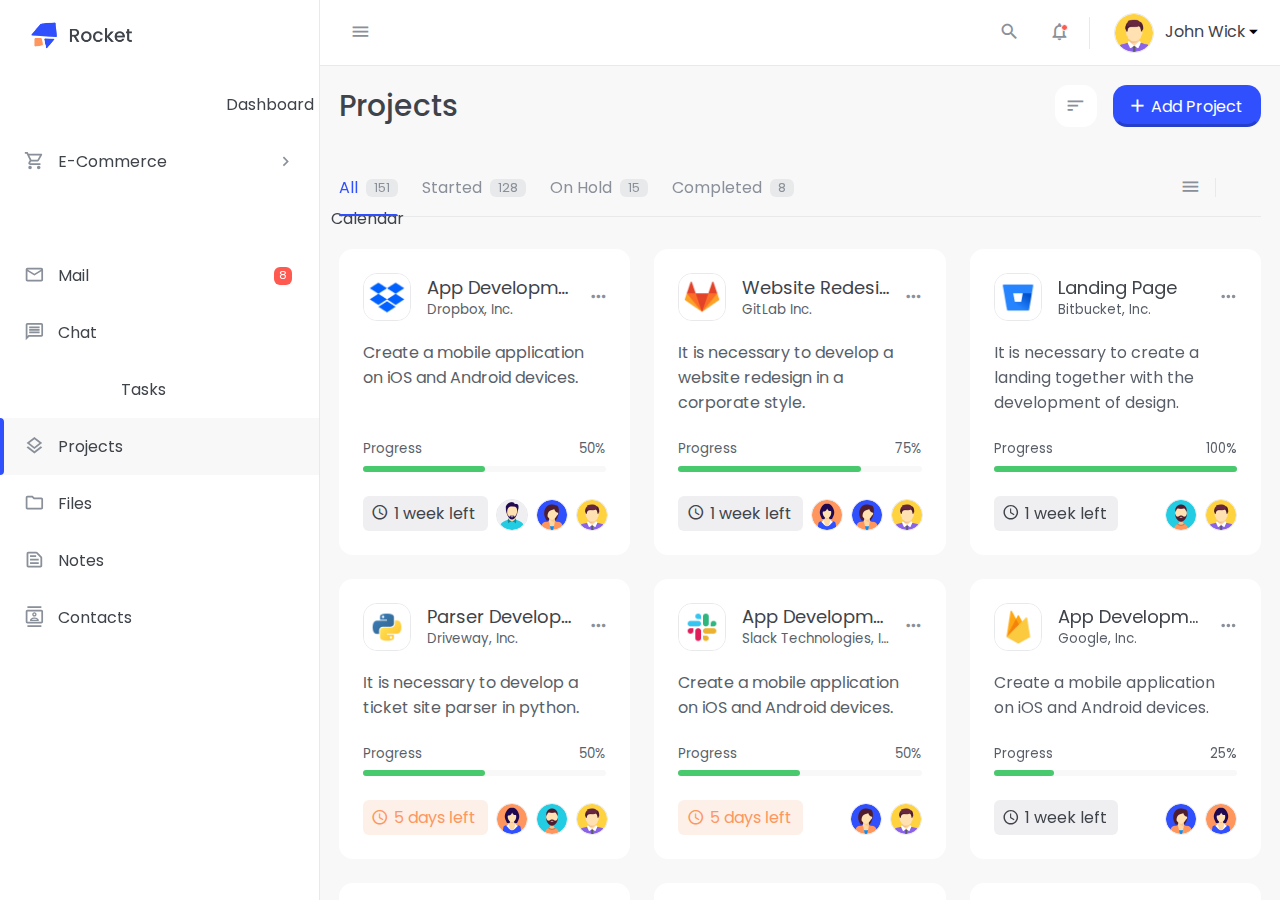
<file: index.html>
<!DOCTYPE html>
<html lang="en">
  <head>
    <meta charset="UTF-8" />
    <meta http-equiv="X-UA-Compatible" content="IE=edge" />
    <meta name="viewport" content="width=device-width, initial-scale=1.0" />
    <link rel="preconnect" href="https://fonts.googleapis.com" />
    <link rel="preconnect" href="https://fonts.gstatic.com" crossorigin />

    <title>Rocket</title>

    <link
      href="https://fonts.googleapis.com/css2?family=Poppins:ital,wght@0,400;0,500;1,400;1,500&display=swap"
      rel="stylesheet"
    />
    <link
      href="https://fonts.googleapis.com/css?family=Material+Icons|Material+Icons+Outlined|Material+Icons+Two+Tone|Material+Icons+Round|Material+Icons+Sharp"
      rel="stylesheet"
    />
    <link href="https://css.gg/layout-grid.css" rel="stylesheet" />
    <link rel="stylesheet" href="/style/bundle.css" />

    <script src="/js/index.js" defer></script>
  </head>
  <body>
    <div class="app">
      <div class="sidebar">
        <a href="/">
          <img
            src="./images/Basic.png"
            alt="Rocket forms and app name"
            class="logo"
          />

          <img
            src="./images/Rocket.png"
            alt="Rocket icon"
            class="logo icon-only"
          />
        </a>

        <nav class="nav list-unstyled">
          <li>
            <a href="#" class="item">
              <span class="material-icons-outlined icon">grid_view</span>
              <span class="link-txt">Dashboard</span>
            </a>
          </li>

          <li>
            <a href="#" class="item">
              <span class="material-icons-outlined icon">shopping_cart</span>
              <span class="link-txt">E-Commerce</span>
              <span class="material-icons-outlined icon submenu-indicator">
                chevron_right
              </span>
            </a>
          </li>

          <li>
            <a href="#" class="item">
              <span class="material-icons-outlined icon">calendar_month</span>
              <span class="link-txt">Calendar</span>
            </a>
          </li>

          <li>
            <a href="#" class="item">
              <span class="material-icons-outlined icon">mail</span>
              <span class="link-txt">Mail</span>
              <span class="badge small danger">8</span>
            </a>
          </li>

          <li>
            <a href="#" class="item">
              <span class="material-icons-outlined icon">message</span>
              <span class="link-txt">Chat</span>
            </a>
          </li>

          <li>
            <a href="#" class="item">
              <span class="material-icons-outlined icon">task</span>
              <span class="link-txt">Tasks</span>
            </a>
          </li>

          <li>
            <a href="#" class="item active">
              <span class="material-icons-outlined icon">layers</span>
              <span class="link-txt">Projects</span>
            </a>
          </li>

          <li>
            <a href="#" class="item">
              <span class="material-icons-outlined icon">folder</span>
              <span class="link-txt">Files</span>
            </a>
          </li>

          <li>
            <a href="#" class="item">
              <span class="material-icons-outlined icon">text_snippet</span>
              <span class="link-txt">Notes</span>
            </a>
          </li>

          <li>
            <a href="#" class="item">
              <span class="material-icons-outlined icon">contacts</span>
              <span class="link-txt">Contacts</span>
            </a>
          </li>
        </nav>
      </div>

      <div class="content board">
        <header class="app-header">
          <button class="btn icon-only app-sidebar-toggle">
            <span class="material-icons-outlined icon">menu</span>
          </button>

          <button class="btn icon-only">
            <span class="material-icons-outlined icon">search</span>
          </button>

          <button class="btn icon-only notification">
            <span class="material-icons-outlined icon">notifications</span>
            <span class="dot"></span>
          </button>

          <span class="divider tall"></span>

          <button class="user-profile-dropdown">
            <div class="mini-profile">
              <img
                src="./images/user4.png"
                alt="User profile picture"
                class="avatar round"
              />
              <div class="text-info">
                <span class="title text-ellipsis">John Wick</span>
              </div>
            </div>

            <span class="material-icons-outlined icon">arrow_drop_down</span>
          </button>
        </header>

        <main class="container">
          <header class="page-header">
            <h1>Projects</h1>

            <div class="actions">
              <button class="btn light icon-only">
                <span class="material-icons-outlined icon">sort</span>
              </button>

              <button class="btn primary">
                <span class="material-icons-outlined icon">add</span>
                Add Project
              </button>
            </div>
          </header>

          <nav class="tabs list-unstyled">
            <li>
              <a href="#" class="tab active">
                All
                <span class="badge wide">151</span>
              </a>
            </li>

            <li>
              <a href="#" class="tab">
                Started
                <span class="badge wide">128</span>
              </a>
            </li>

            <li>
              <a href="#" class="tab">
                On Hold
                <span class="badge wide">15</span>
              </a>
            </li>

            <li>
              <a href="#" class="tab">
                Completed
                <span class="badge wide">8</span>
              </a>
            </li>

            <li class="actions">
              <div class="page-view-toggles">
                <a href="/list.html" class="btn icon-only list-view-toggle">
                  <span class="material-icons-outlined icon">menu</span>
                </a>

                <span class="divider small"></span>

                <a
                  href="/index.html"
                  class="btn icon-only list-view-toggle active"
                >
                  <span class="material-icons-outlined icon">grid_view</span>
                </a>
              </div>
            </li>
          </nav>

          <div class="projects">
            <div class="project-list-item">
              <header class="header">
                <a href="/details.html" class="mini-profile">
                  <img
                    src="./images/dropbox.jpg"
                    alt="blue shapes of an open box"
                    class="avatar large"
                  />

                  <div class="text-info">
                    <h2 class="title text-ellipsis">App Development</h2>

                    <small class="subtitle text-ellipsis">Dropbox, Inc.</small>
                  </div>
                </a>
                <button class="btn icon-only actions">
                  <span class="material-icons-outlined">more_horiz</span>
                </button>
              </header>

              <p class="description">
                Create a mobile application on iOS and Android devices.
              </p>

              <div class="progress-status">
                <div class="progress-header">
                  <small>Progress</small>
                  <small>50%</small>
                </div>

                <div class="progress-bar success">
                  <div class="progress" style="width: 50%"></div>
                </div>
              </div>

              <footer class="footer">
                <div class="badge icon">
                  <span class="material-icons-outlined icon">watch_later</span>

                  <span>1 week left</span>
                </div>

                <img
                  src="./images/user2.png"
                  class="avatar round small"
                  alt="John Doe Avatar"
                />

                <img
                  src="./images/user3.png"
                  class="avatar round small"
                  alt="Shane Roe avatar"
                />

                <img
                  src="./images/user4.png"
                  class="avatar round small"
                  alt="Bobby Green avatar"
                />
              </footer>

              <div class="dropdown">
                <ul class="menu list-unstyled">
                  <li>
                    <button class="item">
                      <span class="material-icons-outlined icon">edit</span>
                      <span class="text-ellipsis">Edit</span>
                    </button>
                  </li>

                  <li>
                    <button class="item">
                      <span class="material-icons-outlined icon">
                        person_add_alt
                      </span>
                      <span class="text-ellipsis">Add Member</span>
                    </button>
                  </li>

                  <li>
                    <button class="item">
                      <span class="material-icons-outlined icon">
                        watch_later
                      </span>
                      <span class="text-ellipsis">Add Due Date</span>
                    </button>
                  </li>

                  <li>
                    <hr class="divider horizontal" />
                  </li>

                  <li>
                    <button class="item danger">
                      <span class="material-icons-outlined icon">delete</span>
                      <span class="text-ellipsis">Delete Project</span>
                    </button>
                  </li>
                </ul>
              </div>
            </div>

            <div class="project-list-item">
              <header class="header">
                <a href="/details.html" class="mini-profile">
                  <img
                    src="./images/gitlab.jpg"
                    alt="geometric shapes of fox head"
                    class="avatar large"
                  />

                  <div class="text-info">
                    <h2 class="title text-ellipsis">Website Redesign</h2>

                    <small class="subtitle text-ellipsis">GitLab Inc.</small>
                  </div>
                </a>
                <button class="btn icon-only actions">
                  <span class="material-icons-outlined">more_horiz</span>
                </button>
              </header>

              <p class="description">
                It is necessary to develop a website redesign in a corporate
                style.
              </p>

              <div class="progress-status">
                <div class="progress-header">
                  <small>Progress</small>

                  <small>75%</small>
                </div>

                <div class="progress-bar success">
                  <div class="progress" style="width: 75%"></div>
                </div>
              </div>

              <footer class="footer">
                <div class="badge icon">
                  <span class="material-icons-outlined icon">watch_later</span>

                  <span>1 week left</span>
                </div>

                <img
                  src="./images/user5.png"
                  class="avatar round small"
                  alt="George Washington avatar"
                />

                <img
                  src="./images/user3.png"
                  class="avatar round small"
                  alt="Barack Obama avatar"
                />

                <img
                  src="./images/user4.png"
                  class="avatar round small"
                  alt="Khabib Nurmagomedov avatar"
                />
              </footer>
            </div>

            <div class="project-list-item">
              <header class="header">
                <a href="/details.html" class="mini-profile">
                  <img
                    src="./images/bitbucket.jpg"
                    alt="blue shapes of a bucket"
                    class="avatar large"
                  />

                  <div class="text-info">
                    <h2 class="title text-ellipsis">Landing Page</h2>

                    <small class="subtitle text-ellipsis">
                      Bitbucket, Inc.
                    </small>
                  </div>
                </a>

                <button class="btn icon-only actions">
                  <span class="material-icons-outlined">more_horiz</span>
                </button>
              </header>

              <p class="description">
                It is necessary to create a landing together with the
                development of design.
              </p>

              <div class="progress-status">
                <div class="progress-header">
                  <small>Progress</small>

                  <small>100%</small>
                </div>

                <div class="progress-bar success">
                  <div class="progress" style="width: 100%"></div>
                </div>
              </div>

              <footer class="footer">
                <div class="badge icon">
                  <span class="material-icons-outlined icon">watch_later</span>

                  <span>1 week left</span>
                </div>

                <img
                  src="./images/user6.png"
                  class="avatar round small"
                  alt="Sorbon Sirojiddin avatar"
                />

                <img
                  src="./images/user4.png"
                  class="avatar round small"
                  alt="Boris Johnson avatar"
                />
              </footer>
            </div>

            <div class="project-list-item">
              <header class="header">
                <a href="/details.html" class="mini-profile">
                  <img
                    src="./images/python.jpg"
                    alt="blue and yellow shapes of python snake"
                    class="avatar large"
                  />

                  <div class="text-info">
                    <h2 class="title text-ellipsis">Parser Development</h2>

                    <small class="subtitle text-ellipsis">Driveway, Inc.</small>
                  </div>
                </a>

                <button class="btn icon-only actions">
                  <span class="material-icons-outlined">more_horiz</span>
                </button>
              </header>

              <p class="description">
                It is necessary to develop a ticket site parser in python.
              </p>

              <div class="progress-status">
                <div class="progress-header">
                  <small>Progress</small>

                  <small>50%</small>
                </div>

                <div class="progress-bar success">
                  <div class="progress" style="width: 50%"></div>
                </div>
              </div>

              <footer class="footer">
                <div class="badge warning light icon light">
                  <span class="material-icons-outlined icon">watch_later</span>

                  <span>5 days left</span>
                </div>

                <img
                  src="./images/user5.png"
                  class="avatar round small"
                  alt="Bobby Williams avatar"
                />

                <img
                  src="./images/user6.png"
                  class="avatar round small"
                  alt="Anna Pestereva avatar"
                />

                <img
                  src="./images/user4.png"
                  class="avatar round small"
                  alt="Brian Welleck avatar"
                />
              </footer>
            </div>

            <div class="project-list-item">
              <header class="header">
                <a href="/details.html" class="mini-profile">
                  <img
                    src="./images/slack.jpg"
                    alt="Multi color rounded shapes "
                    class="avatar large"
                  />

                  <div class="text-info">
                    <h2 class="title text-ellipsis">App Development</h2>

                    <small class="subtitle text-ellipsis">
                      Slack Technologies, Inc.
                    </small>
                  </div>
                </a>

                <button class="btn icon-only actions">
                  <span class="material-icons-outlined">more_horiz</span>
                </button>
              </header>

              <p class="description">
                Create a mobile application on iOS and Android devices.
              </p>

              <div class="progress-status">
                <div class="progress-header">
                  <small>Progress</small>

                  <small>50%</small>
                </div>

                <div class="progress-bar success">
                  <div class="progress" style="width: 50%"></div>
                </div>
              </div>

              <footer class="footer">
                <div class="badge warning light icon light">
                  <span class="material-icons-outlined icon">watch_later</span>

                  <span>5 days left</span>
                </div>

                <img
                  src="./images/user3.png"
                  class="avatar round small"
                  alt="Angelina Rose avatar"
                />

                <img
                  src="./images/user4.png"
                  class="avatar round small"
                  alt="Monica Bellucci avatar"
                />
              </footer>
            </div>

            <div class="project-list-item">
              <header class="header">
                <a href="/details.html" class="mini-profile">
                  <img
                    src="./images/fire.jpg"
                    alt="yellow shapes of a fire"
                    class="avatar large"
                  />

                  <div class="text-info">
                    <h2 class="title text-ellipsis">App Development</h2>

                    <small class="subtitle text-ellipsis">Google, Inc.</small>
                  </div>
                </a>

                <button class="btn icon-only actions">
                  <span class="material-icons-outlined">more_horiz</span>
                </button>
              </header>

              <p class="description">
                Create a mobile application on iOS and Android devices.
              </p>

              <div class="progress-status">
                <div class="progress-header">
                  <small>Progress</small>

                  <small>25%</small>
                </div>

                <div class="progress-bar success">
                  <div class="progress" style="width: 25%"></div>
                </div>
              </div>

              <footer class="footer">
                <div class="badge icon">
                  <span class="material-icons-outlined icon">watch_later</span>

                  <span>1 week left</span>
                </div>

                <img
                  src="./images/user3.png"
                  class="avatar round small"
                  alt="Manizha Rasulova avatar"
                />

                <img
                  src="./images/user5.png"
                  class="avatar round small"
                  alt="Safina Dushanbieva avatar"
                />
              </footer>
            </div>

            <div class="project-list-item">
              <header class="header">
                <a href="/details.html" class="mini-profile">
                  <img
                    src="./images/angular.jpg"
                    alt="A red shield with a letter A on it"
                    class="avatar large"
                  />

                  <div class="text-info">
                    <h2 class="title text-ellipsis">Admin Dashboard</h2>

                    <small class="subtitle text-ellipsis">
                      ArtTemplate, Inc.
                    </small>
                  </div>
                </a>

                <button class="btn icon-only actions">
                  <span class="material-icons-outlined">more_horiz</span>
                </button>
              </header>

              <p class="description">
                Necessary to create Admin Dashboard on Angular 8.
              </p>

              <div class="progress-status">
                <div class="progress-header">
                  <small>Progress</small>

                  <small>30%</small>
                </div>

                <div class="progress-bar success">
                  <div class="progress" style="width: 30%"></div>
                </div>
              </div>

              <footer class="footer">
                <div class="badge danger light icon light">
                  <span class="material-icons-outlined icon">watch_later</span>

                  <span>2 days left</span>
                </div>

                <img
                  src="./images/user1.png"
                  class="avatar round small"
                  alt="Raykhona Ramazonovna avatar"
                />

                <img
                  src="./images/user2.png"
                  class="avatar round small"
                  alt="Shakhnoza Sirojiddin avatar"
                />

                <img
                  src="./images/user3.png"
                  class="avatar round small"
                  alt="Shavkat Mirzoev avatar"
                />
              </footer>
            </div>

            <div class="project-list-item">
              <header class="header">
                <a href="/details.html" class="mini-profile">
                  <img
                    src="./images/vue.jpg"
                    alt="V shaped grey and turquoise lines"
                    class="avatar large"
                  />

                  <div class="text-info">
                    <h2 class="title text-ellipsis">Web App on Vue.js</h2>

                    <small class="subtitle text-ellipsis">
                      ArtTemplate, Inc.
                    </small>
                  </div>
                </a>

                <button class="btn icon-only">
                  <span class="material-icons-outlined">more_horiz</span>
                </button>
              </header>

              <p class="description">
                It is necessary to develop a web app on the framework Vue.js
              </p>

              <div class="progress-status">
                <div class="progress-header">
                  <small>Progress</small>

                  <small>100%</small>
                </div>

                <div class="progress-bar success">
                  <div class="progress" style="width: 100%"></div>
                </div>
              </div>

              <footer class="footer">
                <div class="badge warning light icon light">
                  <span class="material-icons-outlined icon">watch_later</span>

                  <span>1 week left</span>
                </div>

                <img
                  src="./images/user1.png"
                  class="avatar round small"
                  alt="Bahtovar Shoev avatar"
                />

                <img
                  src="./images/user3.png"
                  class="avatar round small"
                  alt="Rakhim Garmiev avatar"
                />
              </footer>
            </div>

            <div class="project-list-item">
              <header class="header">
                <a href="/details.html" class="mini-profile">
                  <img
                    src="./images/messenger.jpg"
                    alt="A blue chat icon with a white thunder sign inside"
                    class="avatar large"
                  />

                  <div class="text-info">
                    <h2 class="title text-ellipsis">App Development</h2>

                    <small class="subtitle text-ellipsis">Facebook, Inc.</small>
                  </div>
                </a>

                <button class="btn icon-only actions">
                  <span class="material-icons-outlined">more_horiz</span>
                </button>
              </header>

              <p class="description">
                Create a mobile application on iOS and Android devices.
              </p>

              <div class="progress-status">
                <div class="progress-header">
                  <small>Progress</small>

                  <small>50%</small>
                </div>

                <div class="progress-bar success">
                  <div class="progress" style="width: 50%"></div>
                </div>
              </div>

              <footer class="footer">
                <div class="badge danger light icon light">
                  <span class="material-icons-outlined icon">watch_later</span>

                  <span>1 day left</span>
                </div>

                <img
                  src="./images/user1.png"
                  class="avatar round small"
                  alt="Bashar Asadov avatar"
                />

                <img
                  src="./images/user2.png"
                  class="avatar round small"
                  alt="Valijon Putinov avatar"
                />

                <img
                  src="./images/user3.png"
                  class="avatar round small"
                  alt="Ibrokhim Alisherov"
                />
              </footer>
            </div>
          </div>

          <div class="pagination">
            <div class="displayable-quantity">
              <select class="small">
                <option value="1">10</option>
                <option value="2">50</option>
                <option value="3">100</option>
              </select>

              <small class="summary">Showing 1 - 10 of 100</small>
            </div>

            <nav class="pages list-unstyled">
              <li>
                <a
                  href="#"
                  class="btn icon-only small light primary disabled item"
                >
                  <span class="material-icons-outlined">
                    keyboard_double_arrow_left
                  </span>
                </a>
              </li>

              <li>
                <a
                  href="#"
                  class="btn icon-only small light primary disabled item"
                >
                  <span class="material-icons-outlined">
                    keyboard_arrow_left
                  </span>
                </a>
              </li>

              <li>
                <a href="#" class="btn icon-only small item">1</a>
              </li>

              <li>
                <a href="#" class="btn icon-only small item">2</a>
              </li>

              <li>
                <a href="#" class="btn icon-only small item">3</a>
              </li>

              <li>
                <a href="#" class="btn icon-only small item">
                  <span>...</span>
                </a>
              </li>

              <li>
                <a href="#" class="btn icon-only small item">5</a>
              </li>

              <li>
                <a href="#" class="btn icon-only small light primary item">
                  <span class="material-icons-outlined">
                    keyboard_arrow_right
                  </span>
                </a>
              </li>

              <li>
                <a href="#" class="btn icon-only small light primary item">
                  <span class="material-icons-outlined">
                    keyboard_double_arrow_right
                  </span>
                </a>
              </li>
            </nav>
          </div>
        </main>
      </div>
    </div>

    <div class="drawer">
      <header class="header">
        <h1>Filter</h1>
        <button class="btn small icon-only">
          <span class="material-icons-outlined icon">close</span>
        </button>
      </header>

      <div class="input-with-icon left-icon">
        <span class="material-icons-outlined left">search</span>
        <input type="search" placeholder="Search Projects..." />
      </div>

      <label class="input">
        Due date
        <input type="date" />
      </label>

      <label class="input">
        Status
        <select>
          <option value="completed">Completed</option>
          <option value="in progress">In progress</option>
          <option value="expired">Expired</option>
        </select>
      </label>

      <div class="actions">
        <button class="btn primary">Apply Filters</button>
        <button class="btn">Reset all filters</button>
      </div>
    </div>

    <div class="dialog add-update-project-dialog">
      <header class="header">
        <h1>Add project</h1>
        <button class="btn small icon-only">
          <span class="material-icons-outlined">close</span>
        </button>
      </header>

      <div class="content">
        <label class="image-uploader">
          <span class="material-icons-round icon">add</span>
          <input type="file" />
        </label>

        <label class="input">
          Project Name
          <input type="text" placeholder="App Development" />
        </label>

        <label class="input">
          Client Name
          <input type="text" placeholder="Dropbox, Inc." />
        </label>

        <label class="input">
          Description

          <textarea
            cols="30"
            rows="5"
            placeholder="Create a mobile application on iOS and Android devices."
          ></textarea>
        </label>

        <div class="time-range">
          <label class="input">
            Start Date
            <div class="input-group">
              <input type="time" />
              <input type="date" />
            </div>
          </label>

          <label class="input">
            End Date
            <div class="input-group">
              <input type="time" />
              <input type="date" />
            </div>
          </label>
        </div>

        <label class="input">
          Budget
          <div class="input-with-icon left-icon">
            <span class="material-icons-outlined left">attach_money</span>
            <input type="text" placeholder="2.500.000" />
          </div>
        </label>
      </div>

      <footer class="actions">
        <button class="btn">Cancel</button>
        <button class="btn primary">Create</button>
      </footer>
    </div>

    <div class="dialog add-update-project-dialog">
      <header class="header">
        <h1>Edit project</h1>
        <button class="btn small icon-only">
          <span class="material-icons-outlined">close</span>
        </button>
      </header>

      <div class="content">
        <label class="image-uploader">
          <img
            src="/images/fire.jpg"
            alt="yellow shapes of a fire"
            class="image"
          />
          <input type="file" accept="image/jpg, image/gif, image/jpeg" />
          <button class="btn edit-btn">
            <span class="material-icons-outlined icon">edit</span>
          </button>
        </label>

        <label class="input">
          Status
          <select>
            <option value="Started">Started</option>
            <option value="In progress">In progress</option>
            <option value="Completed">Completed</option>
          </select>
        </label>

        <label class="input">
          Project Name
          <input
            type="text"
            placeholder="App Development"
            value="App Development"
          />
        </label>

        <label class="input">
          Client Name
          <input type="text" placeholder="Dropbox, Inc." value="Google, Inc." />
        </label>

        <label class="input">
          Description

          <textarea
            cols="30"
            rows="5"
            placeholder="Create a mobile application on iOS and Android devices."
          >
 You need to develop an application on something like React native, so that it is for Android and IOS. There are about 30 screens, the design and layout in the sketch is ready. The main pages are login, getting a task, a list of tasks, a map, a history of tasks, calling the camera to complete a task.</textarea
          >
        </label>

        <div class="time-range">
          <label class="input">
            Start Date
            <div class="input-group">
              <input type="time" />
              <input type="date" />
            </div>
          </label>

          <label class="input">
            End Date
            <div class="input-group">
              <input type="time" />
              <input type="date" />
            </div>
          </label>
        </div>

        <label class="input">
          Budget
          <div class="input-with-icon left-icon">
            <span class="material-icons-outlined left">attach_money</span>
            <input type="text" placeholder="2.500.000" />
          </div>
        </label>
      </div>

      <footer class="actions">
        <button class="btn">Cancel</button>
        <button class="btn primary">Create</button>
      </footer>
    </div>

    <div class="overlay"></div>
  </body>
</html>
</file>
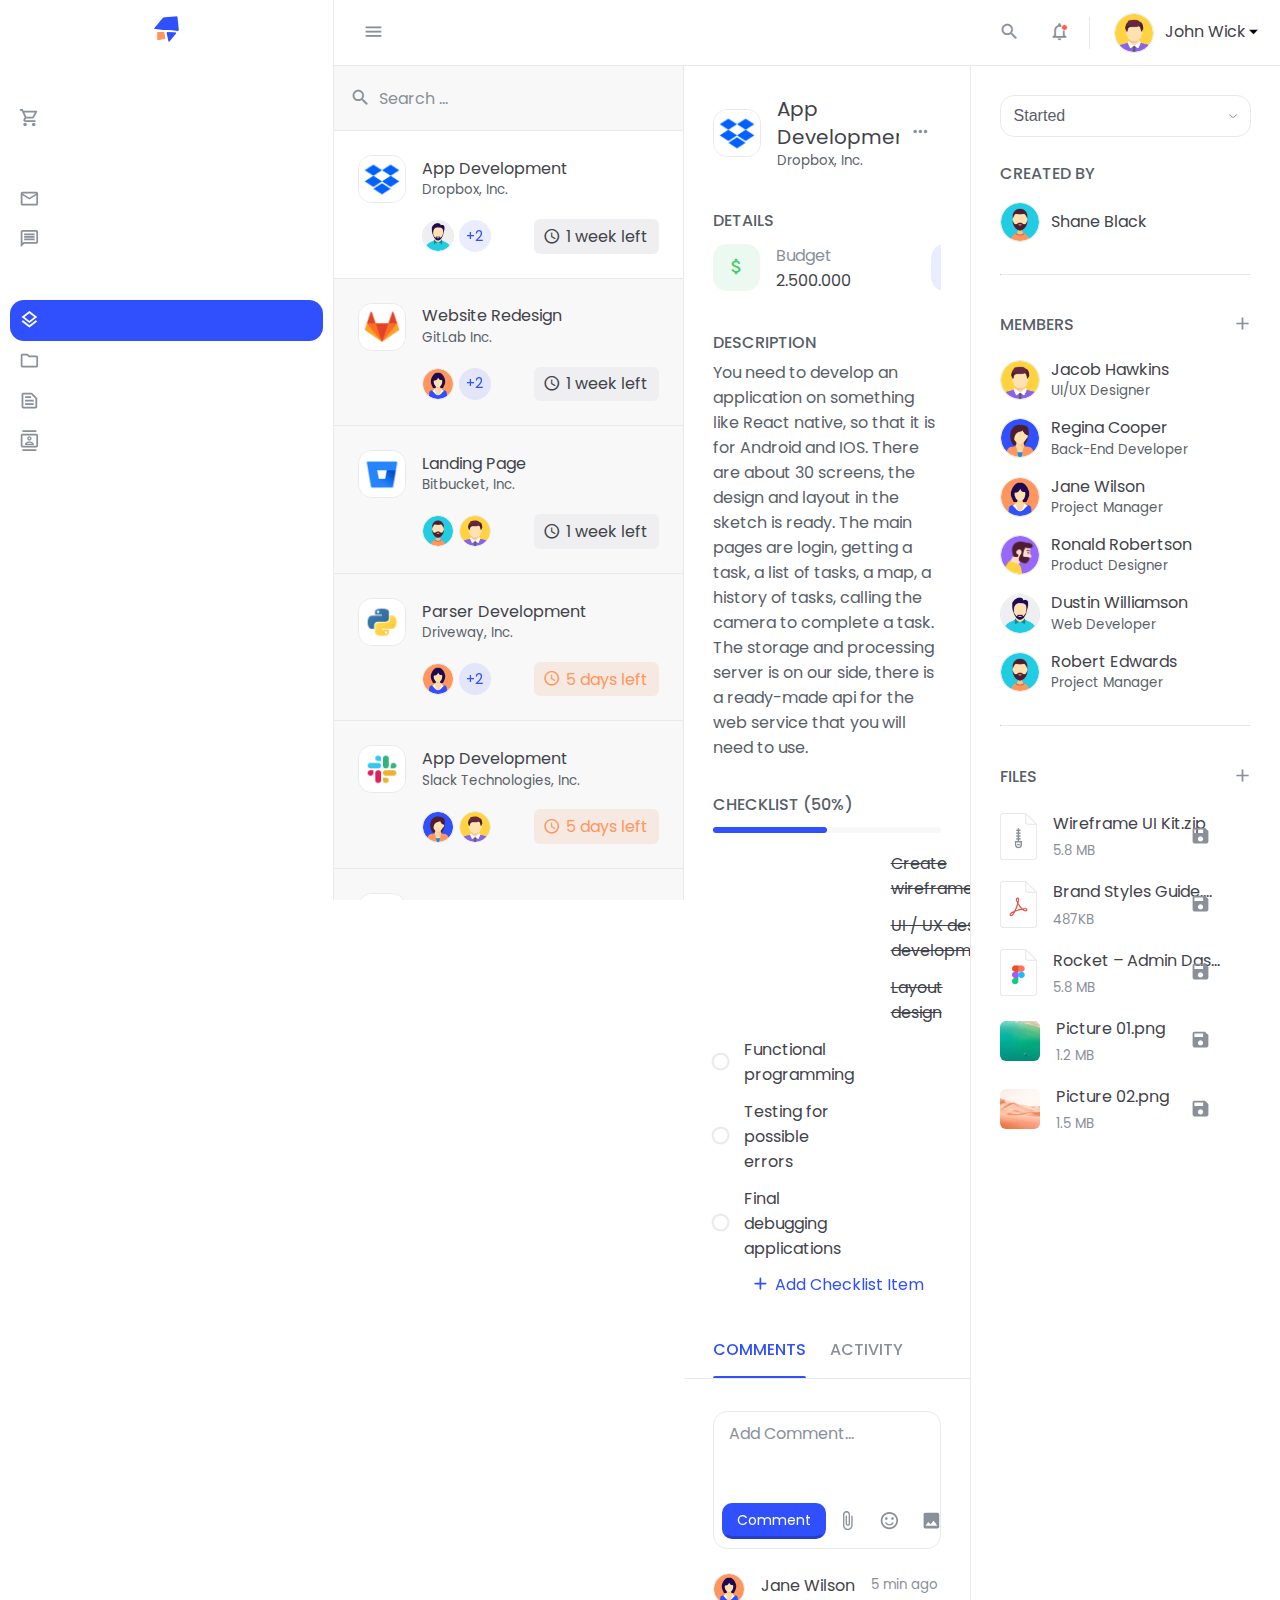
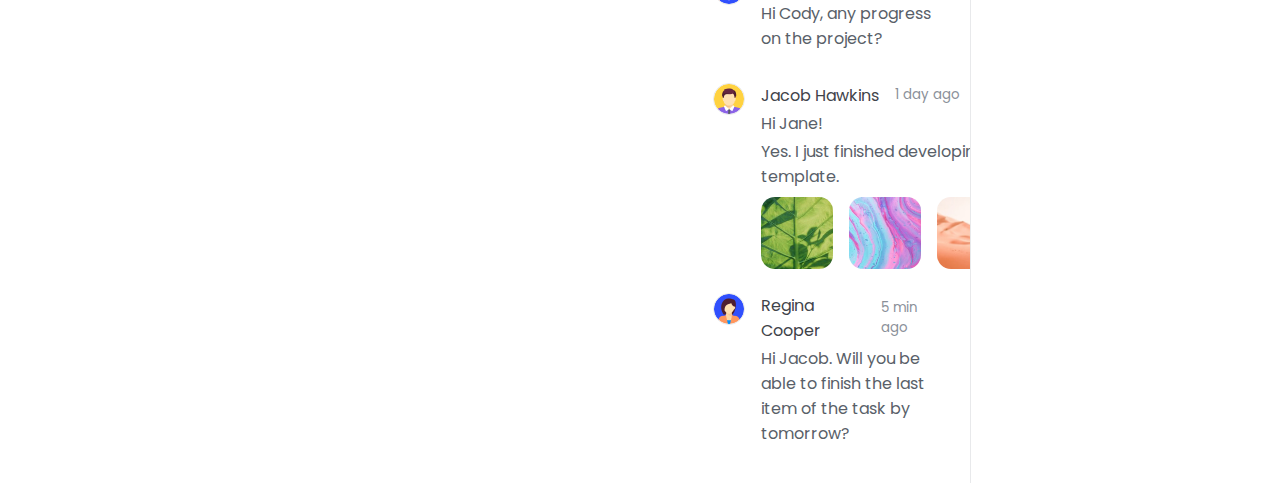
<file: details.html>
<!DOCTYPE html>
<html lang="en">
  <head>
    <meta charset="UTF-8" />
    <meta http-equiv="X-UA-Compatible" content="IE=edge" />
    <meta name="viewport" content="width=device-width, initial-scale=1.0" />
    <link rel="preconnect" href="https://fonts.googleapis.com" />
    <link rel="preconnect" href="https://fonts.gstatic.com" crossorigin />

    <title>Rocket</title>

    <link
      href="https://fonts.googleapis.com/css2?family=Poppins:ital,wght@0,400;0,500;1,400;1,500&display=swap"
      rel="stylesheet"
    />
    <link
      href="https://fonts.googleapis.com/css?family=Material+Icons|Material+Icons+Outlined|Material+Icons+Two+Tone|Material+Icons+Round|Material+Icons+Sharp"
      rel="stylesheet"
    />
    <link href="https://css.gg/layout-grid.css" rel="stylesheet" />
    <link rel="stylesheet" href="/style/bundle.css" />

    <script src="/js/index.js" defer></script>
  </head>
  <body>
    <div class="app collapsed">
      <div class="sidebar">
        <a href="/">
          <img
            src="./images/Basic.png"
            alt="Rocket forms and app name"
            class="logo"
          />

          <img
            src="./images/Rocket.png"
            alt="Rocket icon"
            class="logo icon-only"
          />
        </a>

        <nav class="nav list-unstyled">
          <li>
            <a href="#" class="item">
              <span class="material-icons-outlined icon">grid_view</span>
              <span class="link-txt">Dashboard</span>
            </a>
          </li>

          <li>
            <a href="#" class="item">
              <span class="material-icons-outlined icon">shopping_cart</span>
              <span class="link-txt">E-Commerce</span>
              <span class="material-icons-outlined icon submenu-indicator">
                chevron_right
              </span>
            </a>
          </li>

          <li>
            <a href="#" class="item">
              <span class="material-icons-outlined icon">calendar_month</span>
              <span class="link-txt">Calendar</span>
            </a>
          </li>

          <li>
            <a href="#" class="item">
              <span class="material-icons-outlined icon">mail</span>
              <span class="link-txt">Mail</span>
              <span class="badge small danger">8</span>
            </a>
          </li>

          <li>
            <a href="#" class="item">
              <span class="material-icons-outlined icon">message</span>
              <span class="link-txt">Chat</span>
            </a>
          </li>

          <li>
            <a href="#" class="item">
              <span class="material-icons-outlined icon">task</span>
              <span class="link-txt">Tasks</span>
            </a>
          </li>

          <li>
            <a href="#" class="item active">
              <span class="material-icons-outlined icon">layers</span>
              <span class="link-txt">Projects</span>
            </a>
          </li>

          <li>
            <a href="#" class="item">
              <span class="material-icons-outlined icon">folder</span>
              <span class="link-txt">Files</span>
            </a>
          </li>

          <li>
            <a href="#" class="item">
              <span class="material-icons-outlined icon">text_snippet</span>
              <span class="link-txt">Notes</span>
            </a>
          </li>

          <li>
            <a href="#" class="item">
              <span class="material-icons-outlined icon">contacts</span>
              <span class="link-txt">Contacts</span>
            </a>
          </li>
        </nav>
      </div>

      <div class="content projects-details">
        <header class="app-header">
          <button class="btn icon-only app-sidebar-toggle">
            <span class="material-icons-outlined icon">menu</span>
          </button>

          <button class="btn icon-only">
            <span class="material-icons-outlined icon">search</span>
          </button>

          <button class="btn icon-only notification">
            <span class="material-icons-outlined icon">notifications</span>
            <span class="dot"></span>
          </button>

          <span class="divider tall"></span>

          <button class="user-profile-dropdown">
            <div class="mini-profile">
              <img
                src="./images/user4.png"
                alt="User profile picture"
                class="avatar round"
              />
              <div class="text-info">
                <span class="title text-ellipsis">John Wick</span>
              </div>
            </div>

            <span class="material-icons-outlined icon">arrow_drop_down</span>
          </button>
        </header>

        <div class="grid">
          <div class="related-projects-list">
            <div class="input-with-icon left-icon searchbar">
              <span class="material-icons-outlined left">search</span>
              <input type="search" placeholder="Search ..." />
            </div>

            <div class="related-projects-list-item active">
              <a href="#" class="mini-profile">
                <img
                  src="./images/dropbox.jpg"
                  alt="blue shapes of an open box"
                  class="avatar large"
                />

                <div class="text-info">
                  <span class="title text-ellipsis">App Development</span>

                  <small class="subtitle text-ellipsis">Dropbox, Inc.</small>
                </div>
              </a>

              <footer class="footer">
                <div class="users">
                  <img
                    src="./images/user2.png"
                    class="avatar round small"
                    alt="John Doe Avatar"
                  />

                  <button class="btn small icon-only primary light more-users">
                    +2
                  </button>
                </div>

                <div class="badge icon">
                  <span class="material-icons-outlined icon">watch_later</span>

                  <span>1 week left</span>
                </div>
              </footer>
            </div>

            <div class="related-projects-list-item">
              <a href="#" class="mini-profile">
                <img
                  src="./images/gitlab.jpg"
                  alt="geometric shapes of fox head"
                  class="avatar large"
                />

                <div class="text-info">
                  <span class="title text-ellipsis">Website Redesign</span>

                  <small class="subtitle text-ellipsis">GitLab Inc.</small>
                </div>
              </a>

              <footer class="footer">
                <div class="users">
                  <img
                    src="./images/user5.png"
                    class="avatar round small"
                    alt="George Washington avatar"
                  />

                  <button class="btn small icon-only primary light more-users">
                    +2
                  </button>
                </div>

                <div class="badge icon">
                  <span class="material-icons-outlined icon">watch_later</span>

                  <span>1 week left</span>
                </div>
              </footer>
            </div>

            <div class="related-projects-list-item">
              <a href="#" class="mini-profile">
                <img
                  src="./images/bitbucket.jpg"
                  alt="blue shapes of a bucket"
                  class="avatar large"
                />

                <div class="text-info">
                  <span class="title text-ellipsis">Landing Page</span>

                  <small class="subtitle text-ellipsis">Bitbucket, Inc.</small>
                </div>
              </a>

              <footer class="footer">
                <div class="users">
                  <img
                    src="./images/user6.png"
                    class="avatar round small"
                    alt="Sorbon Sirojiddin avatar"
                  />

                  <img
                    src="./images/user4.png"
                    class="avatar round small"
                    alt="Boris Johnson avatar"
                  />
                </div>

                <div class="badge icon">
                  <span class="material-icons-outlined icon">watch_later</span>

                  <span>1 week left</span>
                </div>
              </footer>
            </div>

            <div class="related-projects-list-item">
              <a href="#" class="mini-profile">
                <img
                  src="./images/python.jpg"
                  alt="blue and yellow shapes of python snake"
                  class="avatar large"
                />

                <div class="text-info">
                  <span class="title text-ellipsis">Parser Development</span>

                  <small class="subtitle text-ellipsis">Driveway, Inc.</small>
                </div>
              </a>

              <footer class="footer">
                <div class="users">
                  <img
                    src="./images/user5.png"
                    class="avatar round small"
                    alt="Bobby Williams avatar"
                  />

                  <button class="btn small icon-only primary light more-users">
                    +2
                  </button>
                </div>

                <div class="badge warning light icon">
                  <span class="material-icons-outlined icon">watch_later</span>

                  <span>5 days left</span>
                </div>
              </footer>
            </div>

            <div class="related-projects-list-item">
              <a href="#" class="mini-profile">
                <img
                  src="./images/slack.jpg"
                  alt="Multi color rounded shapes "
                  class="avatar large"
                />

                <div class="text-info">
                  <span class="title text-ellipsis">App Development</span>

                  <small class="subtitle text-ellipsis">
                    Slack Technologies, Inc.
                  </small>
                </div>
              </a>

              <footer class="footer">
                <div class="users">
                  <img
                    src="./images/user3.png"
                    class="avatar round small"
                    alt="Angelina Rose avatar"
                  />

                  <img
                    src="./images/user4.png"
                    class="avatar round small"
                    alt="Monica Bellucci avatar"
                  />
                </div>

                <div class="badge warning light icon">
                  <span class="material-icons-outlined icon">watch_later</span>

                  <span>5 days left</span>
                </div>
              </footer>
            </div>

            <div class="related-projects-list-item">
              <a href="#" class="mini-profile">
                <img
                  src="./images/fire.jpg"
                  alt="yellow shapes of a fire"
                  class="avatar large"
                />

                <div class="text-info">
                  <span class="title text-ellipsis">App Development</span>

                  <small class="subtitle text-ellipsis">Google, Inc.</small>
                </div>
              </a>

              <footer class="footer">
                <div class="users">
                  <img
                    src="./images/user3.png"
                    class="avatar round small"
                    alt="Manizha Rasulova avatar"
                  />

                  <img
                    src="./images/user5.png"
                    class="avatar round small"
                    alt="Safina Dushanbieva avatar"
                  />
                </div>

                <div class="badge icon">
                  <span class="material-icons-outlined icon">watch_later</span>

                  <span>1 week left</span>
                </div>
              </footer>
            </div>

            <div class="related-projects-list-item">
              <a href="#" class="mini-profile">
                <img
                  src="./images/angular.jpg"
                  alt="A red shield with a letter A on it"
                  class="avatar large"
                />

                <div class="text-info">
                  <span class="title text-ellipsis">Admin Dashboard</span>

                  <small class="subtitle text-ellipsis">
                    ArtTemplate, Inc.
                  </small>
                </div>
              </a>

              <footer class="footer">
                <div class="users">
                  <img
                    src="./images/user1.png"
                    class="avatar round small"
                    alt="Raykhona Ramazonovna avatar"
                  />

                  <button class="btn small icon-only primary light more-users">
                    +2
                  </button>
                </div>

                <div class="badge danger light icon">
                  <span class="material-icons-outlined icon">watch_later</span>

                  <span>2 days left</span>
                </div>
              </footer>
            </div>

            <div class="related-projects-list-item">
              <a href="#" class="mini-profile">
                <img
                  src="./images/vue.jpg"
                  alt="V shaped grey and turquoise lines"
                  class="avatar large"
                />

                <div class="text-info">
                  <span class="title text-ellipsis">Web App on Vue.js</span>

                  <small class="subtitle text-ellipsis">
                    ArtTemplate, Inc.
                  </small>
                </div>
              </a>

              <footer class="footer">
                <div class="users">
                  <img
                    src="./images/user1.png"
                    class="avatar round small"
                    alt="Bahtovar Shoev avatar"
                  />

                  <img
                    src="./images/user3.png"
                    class="avatar round small"
                    alt="Rakhim Garmiev avatar"
                  />
                </div>

                <div class="badge icon">
                  <span class="material-icons-outlined icon">watch_later</span>

                  <span>1 week left</span>
                </div>
              </footer>
            </div>

            <div class="related-projects-list-item">
              <a href="#" class="mini-profile">
                <img
                  src="./images/messenger.jpg"
                  alt="A blue chat icon with a white thunder sign inside"
                  class="avatar large"
                />

                <div class="text-info">
                  <span class="title text-ellipsis">App Development</span>

                  <small class="subtitle text-ellipsis">Facebook, Inc.</small>
                </div>
              </a>

              <footer class="footer">
                <div class="users">
                  <img
                    src="./images/user1.png"
                    class="avatar round small"
                    alt="Bashar Asadov avatar"
                  />

                  <button class="btn small icon-only primary light more-users">
                    +2
                  </button>
                </div>

                <div class="badge danger light icon">
                  <span class="material-icons-outlined icon">watch_later</span>

                  <span>1 day left</span>
                </div>
              </footer>
            </div>
          </div>

          <main class="container">
            <article class="project">
              <header class="header">
                <div class="mini-profile">
                  <img
                    src="./images/dropbox.jpg"
                    alt="blue shapes of an open box"
                    class="avatar large"
                  />

                  <div class="text-info">
                    <h1 class="title">App Development</h1>
                    <small class="subtitle">Dropbox, Inc.</small>
                  </div>
                </div>

                <button class="btn icon-only">
                  <span class="material-icons-round">more_horiz</span>
                </button>
              </header>

              <section class="intro">
                <h2 class="lead">Details</h2>

                <div class="stats">
                  <div class="item">
                    <div class="badge large icon-only success light">
                      <span class="material-icons-round icon">
                        attach_money
                      </span>
                    </div>

                    <div>
                      <span class="title text-ellipsis">Budget</span>
                      <span class="subtitle text-ellipsis">2.500.000</span>
                    </div>
                  </div>

                  <div class="item">
                    <div class="badge large icon-only primary light">
                      <span class="material-icons-round icon">
                        calendar_month
                      </span>
                    </div>

                    <div>
                      <span class="title text-ellipsis">Start Date</span>
                      <span class="subtitle text-ellipsis">17 Jun, 2020</span>
                    </div>
                  </div>

                  <div class="item">
                    <div class="badge large icon-only warning light">
                      <span class="material-icons-round icon">
                        calendar_month
                      </span>
                    </div>

                    <div>
                      <span class="title text-ellipsis">End Date</span>
                      <span class="subtitle text-ellipsis">04 Jul, 2020</span>
                    </div>
                  </div>
                </div>
              </section>

              <section class="description">
                <h2 class="lead">description</h2>
                <p>
                  You need to develop an application on something like React
                  native, so that it is for Android and IOS. There are about 30
                  screens, the design and layout in the sketch is ready. The
                  main pages are login, getting a task, a list of tasks, a map,
                  a history of tasks, calling the camera to complete a task. The
                  storage and processing server is on our side, there is a
                  ready-made api for the web service that you will need to use.
                </p>
              </section>

              <section class="checklist">
                <h2 class="lead">checklist (50%)</h2>

                <div class="progress-bar primary">
                  <div class="progress" style="width: 50%"></div>
                </div>

                <ul class="tasks list-unstyled">
                  <li>
                    <div role="button" class="task completed">
                      <span class="material-icons icon">task_alt</span>
                      <span class="description">Create wireframes</span>

                      <div class="actions">
                        <button class="btn small icon-only">
                          <span class="material-icons-round">
                            drag_indicator
                          </span>
                        </button>

                        <button class="btn small icon-only">
                          <span class="material-icons-round">
                            delete_outline
                          </span>
                        </button>
                      </div>
                    </div>
                  </li>

                  <li>
                    <div role="button" class="task completed">
                      <span class="material-icons icon">task_alt</span>

                      <span class="description">
                        UI / UX design development
                      </span>

                      <div class="actions">
                        <button class="btn small icon-only">
                          <span class="material-icons-round">
                            drag_indicator
                          </span>
                        </button>

                        <button class="btn small icon-only">
                          <span class="material-icons-round">
                            delete_outline
                          </span>
                        </button>
                      </div>
                    </div>
                  </li>

                  <li>
                    <div role="button" class="task completed">
                      <span class="material-icons icon">task_alt</span>

                      <span class="description">Layout design</span>

                      <div class="actions">
                        <button class="btn small icon-only">
                          <span class="material-icons-round">
                            drag_indicator
                          </span>
                        </button>

                        <button class="btn small icon-only">
                          <span class="material-icons-round">
                            delete_outline
                          </span>
                        </button>
                      </div>
                    </div>
                  </li>

                  <li>
                    <div role="button" class="task">
                      <span class="material-icons icon">
                        radio_button_unchecked
                      </span>

                      <span class="description">Functional programming</span>

                      <div class="actions">
                        <button class="btn small icon-only">
                          <span class="material-icons-round">
                            drag_indicator
                          </span>
                        </button>

                        <button class="btn small icon-only">
                          <span class="material-icons-round">
                            delete_outline
                          </span>
                        </button>
                      </div>
                    </div>
                  </li>

                  <li>
                    <div role="button" class="task">
                      <span class="material-icons icon">
                        radio_button_unchecked
                      </span>

                      <span class="description">
                        Testing for possible errors
                      </span>

                      <div class="actions">
                        <button class="btn small icon-only">
                          <span class="material-icons-round">
                            drag_indicator
                          </span>
                        </button>

                        <button class="btn small icon-only">
                          <span class="material-icons-round">
                            delete_outline
                          </span>
                        </button>
                      </div>
                    </div>
                  </li>

                  <li>
                    <div role="button" class="task">
                      <span class="material-icons icon">
                        radio_button_unchecked
                      </span>

                      <span class="description">
                        Final debugging applications
                      </span>

                      <div class="actions">
                        <button class="btn small icon-only">
                          <span class="material-icons-round">
                            drag_indicator
                          </span>
                        </button>

                        <button class="btn small icon-only">
                          <span class="material-icons-round">
                            delete_outline
                          </span>
                        </button>
                      </div>
                    </div>
                  </li>
                </ul>

                <button class="btn link primary add-task">
                  <span class="material-icons-round">add</span>
                  Add Checklist Item
                </button>
              </section>
            </article>

            <section class="activity">
              <nav class="tabs list-unstyled">
                <li>
                  <button class="tab lead active">comments</button>
                </li>

                <li>
                  <button class="tab lead">activity</button>
                </li>
              </nav>

              <section class="comments">
                <div class="comment-field">
                  <textarea rows="3" placeholder="Add Comment..."></textarea>

                  <div class="actions">
                    <button class="btn small primary submit">Comment</button>

                    <button class="btn small icon-only">
                      <span class="material-icons-round">attach_file</span>
                    </button>

                    <button class="btn small icon-only">
                      <span class="material-icons-round">
                        sentiment_satisfied_alt
                      </span>
                    </button>

                    <button class="btn small icon-only">
                      <span class="material-icons-round">insert_photo</span>
                    </button>
                  </div>
                </div>

                <div class="comment">
                  <img
                    src="./images/user5.png"
                    alt="Jane Wilson avatar"
                    class="avatar round small"
                  />

                  <div class="text-info">
                    <header class="header">
                      <span class="author">Jane Wilson</span>
                      <small class="time">5 min ago</small>
                    </header>

                    <p>Hi Cody, any progress on the project?</p>
                  </div>
                </div>

                <div class="comment">
                  <img
                    src="./images/user4.png"
                    alt="Jacob Hawkins avatar"
                    class="avatar round small"
                  />

                  <div class="text-info">
                    <header class="header">
                      <span class="author">Jacob Hawkins</span>
                      <small class="time">1 day ago</small>
                    </header>

                    <p>Hi Jane!</p>
                    <p>Yes. I just finished developing the "Chat" template.</p>

                    <div class="attachments">
                      <img
                        src="/images/1.jpg"
                        alt="green leave"
                        class="photo-attachment"
                      />

                      <img
                        src="/images/2.jpg"
                        alt="multiply colors"
                        class="photo-attachment"
                      />

                      <img
                        src="/images/3.jpg"
                        alt="color x form shapes"
                        class="photo-attachment"
                      />

                      <button class="btn large icon-only primary light">
                        +3
                      </button>
                    </div>
                  </div>
                </div>

                <div class="comment">
                  <img
                    src="./images/user3.png"
                    alt="Regina Cooper avatar"
                    class="avatar round small"
                  />

                  <div class="text-info">
                    <header class="header">
                      <span class="author">Regina Cooper</span>
                      <small class="time">5 min ago</small>
                    </header>

                    <p>
                      Hi Jacob. Will you be able to finish the last item of the
                      task by tomorrow?
                    </p>
                  </div>
                </div>
              </section>
            </section>
          </main>

          <div class="sidebar container">
            <select>
              <option value="started">Started</option>
              <option value="on-hold">On Hold</option>
              <option value="completed">Completed</option>
            </select>

            <div class="widget">
              <header class="header">
                <span class="lead">Created by</span>
              </header>

              <a href="#" class="mini-profile">
                <img
                  src="./images/user6.png"
                  alt="Shane Black avatar"
                  class="avatar round"
                />

                <div class="text-info">
                  <span class="title text-ellipsis">Shane Black</span>
                </div>
              </a>
            </div>

            <hr class="divider horizontal" />

            <div class="widget">
              <header class="header">
                <h1 class="lead">Members</h1>

                <button class="btn small icon-only add">
                  <span class="material-icons">add</span>
                </button>
              </header>

              <a href="#" class="mini-profile">
                <img
                  src="./images/user4.png"
                  alt="Jacob Hawkins avatar"
                  class="avatar round"
                />

                <div class="text-info">
                  <span class="title text-ellipsis">Jacob Hawkins</span>
                  <small class="subtitle text-ellipsis">UI/UX Designer</small>
                </div>
              </a>

              <a href="#" class="mini-profile">
                <img
                  src="./images/user3.png"
                  alt="Regina Cooper avatar"
                  class="avatar round"
                />

                <div class="text-info">
                  <span class="title text-ellipsis">Regina Cooper</span>
                  <small class="subtitle text-ellipsis">
                    Back-End Developer
                  </small>
                </div>
              </a>

              <a href="#" class="mini-profile">
                <img
                  src="./images/user5.png"
                  alt="Jane Wilson avatar"
                  class="avatar round"
                />

                <div class="text-info">
                  <span class="title text-ellipsis">Jane Wilson</span>
                  <small class="subtitle text-ellipsis">Project Manager</small>
                </div>
              </a>

              <a href="#" class="mini-profile">
                <img
                  src="./images/user1.png"
                  alt="Ronald Robertson avatar"
                  class="avatar round"
                />

                <div class="text-info">
                  <span class="title text-ellipsis">Ronald Robertson</span>
                  <small class="subtitle text-ellipsis">Product Designer</small>
                </div>
              </a>

              <a href="#" class="mini-profile">
                <img
                  src="./images/user2.png"
                  alt="Dustin Williamson avatar"
                  class="avatar round"
                />

                <div class="text-info">
                  <span class="title text-ellipsis">Dustin Williamson</span>
                  <small class="subtitle text-ellipsis">Web Developer</small>
                </div>
              </a>

              <a href="#" class="mini-profile">
                <img
                  src="./images/user6.png"
                  alt="Robert Edwards avatar"
                  class="avatar round"
                />

                <div class="text-info">
                  <span class="title text-ellipsis">Robert Edwards</span>
                  <small class="subtitle text-ellipsis">Project Manager</small>
                </div>
              </a>
            </div>

            <hr class="divider horizontal" />

            <div class="widget">
              <header class="header">
                <h1 class="lead">files</h1>

                <button class="btn small icon-only add">
                  <span class="material-icons">add</span>
                </button>
              </header>

              <div class="attachment">
                <div class="file">
                  <img
                    src="/images/ZIP 3.png"
                    alt="zip folder image"
                    class="file-icon"
                  />

                  <div class="text-info">
                    <span class="file-name text-ellipsis">
                      Wireframe UI Kit.zip
                    </span>
                    <small class="file-size">5.8 mb</small>
                  </div>
                </div>

                <button class="btn small icon-only download">
                  <span class="material-icons">save_alt</span>
                </button>
              </div>

              <div class="attachment">
                <div class="file">
                  <img
                    src="/images/PDF 3.png"
                    alt="adobe red lines icon"
                    class="file-icon"
                  />

                  <div class="text-info">
                    <span class="file-name text-ellipsis">
                      Brand Styles Guide.pdf
                    </span>
                    <small class="file-size">487KB</small>
                  </div>
                </div>

                <button class="btn small icon-only download">
                  <span class="material-icons">save_alt</span>
                </button>
              </div>

              <div class="attachment">
                <div class="file">
                  <img
                    src="/images/Figma 3.png"
                    alt="figma icon colors"
                    class="file-icon"
                  />

                  <div class="text-info">
                    <span class="file-name text-ellipsis">
                      Rocket – Admin Dashboard
                    </span>
                    <small class="file-size">5.8 mb</small>
                  </div>
                </div>

                <button class="btn small icon-only download">
                  <span class="material-icons">save_alt</span>
                </button>
              </div>

              <div class="attachment">
                <div class="file">
                  <img
                    src="/images/image1.png"
                    alt="green ocen and beach image"
                    class="photo-attachment small"
                  />

                  <div class="text-info">
                    <span class="file-name text-ellipsis">Picture 01.png</span>
                    <small class="file-size">1.2 MB</small>
                  </div>
                </div>

                <button class="btn small icon-only download">
                  <span class="material-icons">save_alt</span>
                </button>
              </div>

              <div class="attachment">
                <div class="file">
                  <img
                    src="/images/image2.png"
                    alt="desert image"
                    class="photo-attachment small"
                  />

                  <div class="text-info">
                    <span class="file-name text-ellipsis">Picture 02.png</span>
                    <small class="file-size">1.5 MB</small>
                  </div>
                </div>

                <button class="btn small icon-only download">
                  <span class="material-icons">save_alt</span>
                </button>
              </div>
            </div>
          </div>
        </div>
      </div>
    </div>

    <div class="overlay"></div>
  </body>
</html>
</file>
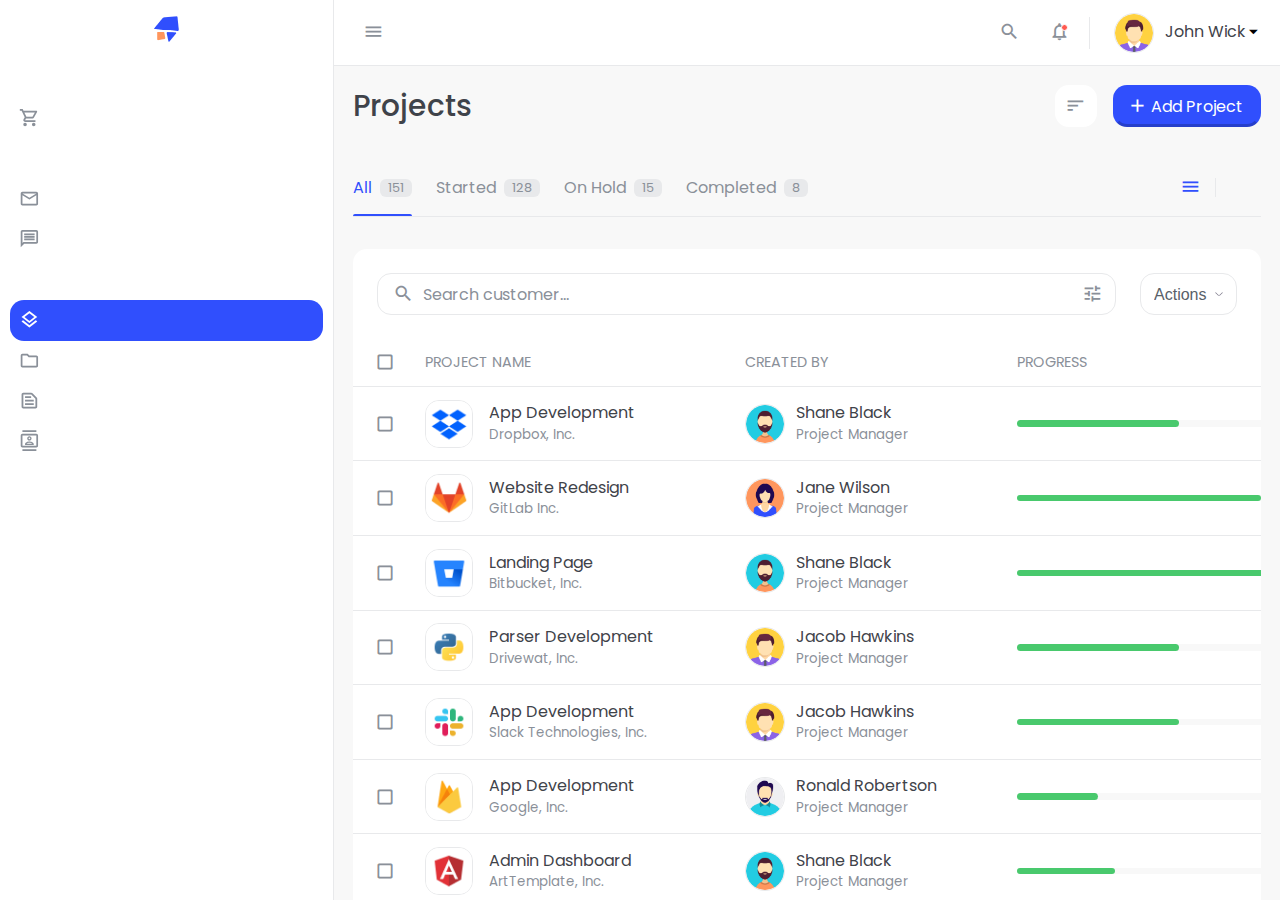
<file: list.html>
<!DOCTYPE html>
<html lang="en">
  <head>
    <meta charset="UTF-8" />
    <meta http-equiv="X-UA-Compatible" content="IE=edge" />
    <meta name="viewport" content="width=device-width, initial-scale=1.0" />
    <link rel="preconnect" href="https://fonts.googleapis.com" />
    <link rel="preconnect" href="https://fonts.gstatic.com" crossorigin />

    <title>Rocket</title>

    <link
      href="https://fonts.googleapis.com/css2?family=Poppins:ital,wght@0,400;0,500;1,400;1,500&display=swap"
      rel="stylesheet"
    />
    <link
      href="https://fonts.googleapis.com/css?family=Material+Icons|Material+Icons+Outlined|Material+Icons+Two+Tone|Material+Icons+Round|Material+Icons+Sharp"
      rel="stylesheet"
    />
    <link href="https://css.gg/layout-grid.css" rel="stylesheet" />
    <link rel="stylesheet" href="/style/bundle.css" />

    <script src="/js/index.js" defer></script>
  </head>
  <body>
    <div class="app collapsed">
      <div class="sidebar">
        <a href="/">
          <img
            src="./images/Basic.png"
            alt="Rocket forms and app name"
            class="logo"
          />

          <img
            src="./images/Rocket.png"
            alt="Rocket icon"
            class="logo icon-only"
          />
        </a>

        <nav class="nav list-unstyled">
          <li>
            <a href="#" class="item">
              <span class="material-icons-outlined icon">grid_view</span>
              <span class="link-txt">Dashboard</span>
            </a>
          </li>

          <li>
            <a href="#" class="item">
              <span class="material-icons-outlined icon">shopping_cart</span>
              <span class="link-txt">E-Commerce</span>
              <span class="material-icons-outlined icon submenu-indicator">
                chevron_right
              </span>
            </a>
          </li>

          <li>
            <a href="#" class="item">
              <span class="material-icons-outlined icon">calendar_month</span>
              <span class="link-txt">Calendar</span>
            </a>
          </li>

          <li>
            <a href="#" class="item">
              <span class="material-icons-outlined icon">mail</span>
              <span class="link-txt">Mail</span>
              <span class="badge warning">8</span>
            </a>
          </li>

          <li>
            <a href="#" class="item">
              <span class="material-icons-outlined icon">message</span>
              <span class="link-txt">Chat</span>
            </a>
          </li>

          <li>
            <a href="#" class="item">
              <span class="material-icons-outlined icon">task</span>
              <span class="link-txt">Tasks</span>
            </a>
          </li>

          <li>
            <a href="#" class="item active">
              <span class="material-icons-outlined icon">layers</span>
              <span class="link-txt">Projects</span>
            </a>
          </li>

          <li>
            <a href="#" class="item">
              <span class="material-icons-outlined icon">folder</span>
              <span class="link-txt">Files</span>
            </a>
          </li>

          <li>
            <a href="#" class="item">
              <span class="material-icons-outlined icon">text_snippet</span>
              <span class="link-txt">Notes</span>
            </a>
          </li>

          <li>
            <a href="#" class="item">
              <span class="material-icons-outlined icon">contacts</span>
              <span class="link-txt">Contacts</span>
            </a>
          </li>
        </nav>
      </div>

      <div class="content board">
        <header class="app-header">
          <button class="btn icon-only app-sidebar-toggle">
            <span class="material-icons-outlined icon">menu</span>
          </button>

          <button class="btn icon-only">
            <span class="material-icons-outlined icon">search</span>
          </button>

          <button class="btn icon-only notification">
            <span class="material-icons-outlined icon">notifications</span>
            <span class="dot"></span>
          </button>

          <span class="divider tall"></span>

          <button class="user-profile-dropdown">
            <div class="mini-profile">
              <img
                src="./images/user4.png"
                alt="User profile picture"
                class="avatar round"
              />
              <div class="text-info">
                <span class="title text-ellipsis">John Wick</span>
              </div>
            </div>

            <span class="material-icons-outlined icon">arrow_drop_down</span>
          </button>
        </header>

        <main class="container">
          <header class="page-header">
            <h1>Projects</h1>

            <div class="actions">
              <button class="btn light icon-only">
                <span class="material-icons-outlined icon">sort</span>
              </button>

              <button class="btn primary">
                <span class="material-icons-outlined icon">add</span>
                Add Project
              </button>
            </div>
          </header>

          <nav class="tabs list-unstyled">
            <li>
              <a href="#" class="tab active">
                All
                <span class="badge wide">151</span>
              </a>
            </li>

            <li>
              <a href="#" class="tab">
                Started
                <span class="badge wide">128</span>
              </a>
            </li>

            <li>
              <a href="#" class="tab">
                On Hold
                <span class="badge wide">15</span>
              </a>
            </li>

            <li>
              <a href="#" class="tab">
                Completed
                <span class="badge wide">8</span>
              </a>
            </li>

            <li class="actions">
              <div class="page-view-toggles">
                <a
                  href="/projects-list.html"
                  class="btn icon-only list-view-toggle active"
                >
                  <span class="material-icons-outlined icon">menu</span>
                </a>

                <span class="divider small"></span>

                <a href="/index.html" class="btn icon-only list-view-toggle">
                  <span class="material-icons-outlined icon">grid_view</span>
                </a>
              </div>
            </li>
          </nav>

          <div class="projects-list">
            <header class="header">
              <div class="input-with-icon left-icon right-icon">
                <span class="material-icons-outlined left">search</span>
                <input type="search" placeholder="Search customer..." />
                <button class="btn icon-only small right">
                  <span class="material-icons-outlined">tune</span>
                </button>
              </div>
              <select>
                <option value="">Actions</option>
                <option value="">Delete</option>
              </select>
            </header>

            <div class="table-overflow">
              <table>
                <thead>
                  <tr>
                    <th class="checkbox">
                      <input type="checkbox" />
                    </th>
                    <th class="project-name">Project Name</th>
                    <th class="author">Created By</th>
                    <th class="progress">Progress</th>
                    <th class="deadline">Deadline</th>
                    <th class="actions"></th>
                  </tr>
                </thead>

                <tbody>
                  <tr>
                    <td class="checkbox"><input type="checkbox" /></td>

                    <td class="project-name">
                      <a href="/details.html" class="mini-profile">
                        <img
                          src="./images/dropbox.jpg"
                          alt="blue shapes of an open box"
                          class="avatar large"
                        />

                        <div class="text-info">
                          <span class="title text-ellipsis">
                            App Development
                          </span>
                          <small class="subtitle text-ellipsis">
                            Dropbox, Inc.
                          </small>
                        </div>
                      </a>
                    </td>

                    <td class="author">
                      <a href="#" class="mini-profile">
                        <img
                          src="./images/user6.png"
                          alt="Shane Black avatar"
                          class="avatar round"
                        />

                        <div class="text-info">
                          <span class="title text-ellipsis">Shane Black</span>
                          <small class="subtitle text-ellipsis">
                            Project Manager
                          </small>
                        </div>
                      </a>
                    </td>

                    <td class="progress">
                      <div class="progress-info">
                        <div class="progress-bar success">
                          <div class="progress" style="width: 50%"></div>
                        </div>

                        <span>50%</span>
                      </div>
                    </td>

                    <td class="deadline">
                      <div class="badge icon">
                        <span class="material-icons-outlined icon">
                          watch_later
                        </span>

                        <span>1 week left</span>
                      </div>
                    </td>
                    <td class="actions">
                      <button class="btn icon-only action">
                        <span class="material-icons-outlined">more_vert</span>
                      </button>
                    </td>
                  </tr>

                  <tr>
                    <td class="checkbox"><input type="checkbox" /></td>

                    <td class="project-name">
                      <a href="/details.html" class="mini-profile">
                        <img
                          src="./images/gitlab.jpg"
                          alt="geometric shapes of fox head"
                          class="avatar large"
                        />

                        <div class="text-info">
                          <span class="title text-ellipsis">
                            Website Redesign
                          </span>
                          <small class="subtitle text-ellipsis">
                            GitLab Inc.
                          </small>
                        </div>
                      </a>
                    </td>

                    <td class="author">
                      <a href="#" class="mini-profile">
                        <img
                          src="./images/user5.png"
                          alt="Jane Wilson avatar"
                          class="avatar round"
                        />

                        <div class="text-info">
                          <span class="title text-ellipsis">Jane Wilson</span>
                          <small class="subtitle text-ellipsis">
                            Project Manager
                          </small>
                        </div>
                      </a>
                    </td>

                    <td class="progress">
                      <div class="progress-info">
                        <div class="progress-bar success">
                          <div class="progress" style="width: 75%"></div>
                        </div>

                        <span>75%</span>
                      </div>
                    </td>

                    <td class="deadline">
                      <div class="badge icon">
                        <span class="material-icons-outlined icon">
                          watch_later
                        </span>

                        <span>1 week left</span>
                      </div>
                    </td>
                    <td class="actions">
                      <button class="btn icon-only action">
                        <span class="material-icons-outlined">more_vert</span>
                      </button>
                    </td>
                  </tr>

                  <tr>
                    <td class="checkbox"><input type="checkbox" /></td>

                    <td class="project-name">
                      <a href="/details.html" class="mini-profile">
                        <img
                          src="./images/bitbucket.jpg"
                          alt="blue shapes of a bucket"
                          class="avatar large"
                        />

                        <div class="text-info">
                          <span class="title text-ellipsis">Landing Page</span>
                          <small class="subtitle text-ellipsis">
                            Bitbucket, Inc.
                          </small>
                        </div>
                      </a>
                    </td>

                    <td class="author">
                      <a href="#" class="mini-profile">
                        <img
                          src="./images/user6.png"
                          alt="Shane Black avatar"
                          class="avatar round"
                        />

                        <div class="text-info">
                          <span class="title text-ellipsis">Shane Black</span>
                          <small class="subtitle text-ellipsis">
                            Project Manager
                          </small>
                        </div>
                      </a>
                    </td>

                    <td class="progress">
                      <div class="progress-info">
                        <div class="progress-bar success">
                          <div class="progress" style="width: 100%"></div>
                        </div>

                        <span>100%</span>
                      </div>
                    </td>

                    <td class="deadline">
                      <div class="badge icon">
                        <span class="material-icons-outlined icon">
                          watch_later
                        </span>

                        <span>1 week left</span>
                      </div>
                    </td>
                    <td class="actions">
                      <button class="btn icon-only action">
                        <span class="material-icons-outlined">more_vert</span>
                      </button>
                    </td>
                  </tr>

                  <tr>
                    <td class="checkbox"><input type="checkbox" /></td>

                    <td class="project-name">
                      <a href="/details.html" class="mini-profile">
                        <img
                          src="./images/python.jpg"
                          alt="blue and yellow shapes of python snake"
                          class="avatar large"
                        />

                        <div class="text-info">
                          <span class="title text-ellipsis">
                            Parser Development
                          </span>
                          <small class="subtitle text-ellipsis">
                            Drivewat, Inc.
                          </small>
                        </div>
                      </a>
                    </td>

                    <td class="author">
                      <a href="#" class="mini-profile">
                        <img
                          src="./images/user4.png"
                          alt="Jacob Hawkins avatar"
                          class="avatar round"
                        />

                        <div class="text-info">
                          <span class="title text-ellipsis">Jacob Hawkins</span>
                          <small class="subtitle text-ellipsis">
                            Project Manager
                          </small>
                        </div>
                      </a>
                    </td>

                    <td class="progress">
                      <div class="progress-info">
                        <div class="progress-bar success">
                          <div class="progress" style="width: 50%"></div>
                        </div>

                        <span>50%</span>
                      </div>
                    </td>

                    <td class="deadline">
                      <div class="badge icon warning light">
                        <span class="material-icons-outlined icon">
                          watch_later
                        </span>

                        <span>5 days left</span>
                      </div>
                    </td>
                    <td class="actions">
                      <button class="btn icon-only action">
                        <span class="material-icons-outlined">more_vert</span>
                      </button>
                    </td>
                  </tr>

                  <tr>
                    <td class="checkbox"><input type="checkbox" /></td>

                    <td class="project-name">
                      <a href="/details.html" class="mini-profile">
                        <img
                          src="./images/slack.jpg"
                          alt="Multi color rounded shapes "
                          class="avatar large"
                        />

                        <div class="text-info">
                          <span class="title text-ellipsis">
                            App Development
                          </span>
                          <small class="subtitle text-ellipsis">
                            Slack Technologies, Inc.
                          </small>
                        </div>
                      </a>
                    </td>

                    <td class="author">
                      <a href="#" class="mini-profile">
                        <img
                          src="./images/user4.png"
                          alt="Jacob Hawkins avatar"
                          class="avatar round"
                        />

                        <div class="text-info">
                          <span class="title text-ellipsis">Jacob Hawkins</span>
                          <small class="subtitle text-ellipsis">
                            Project Manager
                          </small>
                        </div>
                      </a>
                    </td>

                    <td class="progress">
                      <div class="progress-info">
                        <div class="progress-bar success">
                          <div class="progress" style="width: 50%"></div>
                        </div>

                        <span>50%</span>
                      </div>
                    </td>

                    <td class="deadline">
                      <div class="badge icon warning light">
                        <span class="material-icons-outlined icon">
                          watch_later
                        </span>

                        <span>5 days left</span>
                      </div>
                    </td>
                    <td class="actions">
                      <button class="btn icon-only action">
                        <span class="material-icons-outlined">more_vert</span>
                      </button>
                    </td>
                  </tr>

                  <tr>
                    <td class="checkbox"><input type="checkbox" /></td>

                    <td class="project-name">
                      <a href="/details.html" class="mini-profile">
                        <img
                          src="./images/fire.jpg"
                          alt="yellow shapes of a fire"
                          class="avatar large"
                        />

                        <div class="text-info">
                          <span class="title text-ellipsis">
                            App Development
                          </span>
                          <small class="subtitle text-ellipsis">
                            Google, Inc.
                          </small>
                        </div>
                      </a>
                    </td>

                    <td class="author">
                      <a href="#" class="mini-profile">
                        <img
                          src="./images/user2.png"
                          alt="Ronald Robertson avatar"
                          class="avatar round"
                        />

                        <div class="text-info">
                          <span class="title text-ellipsis">
                            Ronald Robertson
                          </span>
                          <small class="subtitle text-ellipsis">
                            Project Manager
                          </small>
                        </div>
                      </a>
                    </td>

                    <td class="progress">
                      <div class="progress-info">
                        <div class="progress-bar success">
                          <div class="progress" style="width: 25%"></div>
                        </div>

                        <span>25%</span>
                      </div>
                    </td>

                    <td class="deadline">
                      <div class="badge icon">
                        <span class="material-icons-outlined icon">
                          watch_later
                        </span>

                        <span>1 week left</span>
                      </div>
                    </td>
                    <td class="actions">
                      <button class="btn icon-only action">
                        <span class="material-icons-outlined">more_vert</span>
                      </button>
                    </td>
                  </tr>

                  <tr>
                    <td class="checkbox"><input type="checkbox" /></td>

                    <td class="project-name">
                      <a href="/details.html" class="mini-profile">
                        <img
                          src="./images/angular.jpg"
                          alt="A red shield with a letter A on it"
                          class="avatar large"
                        />

                        <div class="text-info">
                          <span class="title text-ellipsis">
                            Admin Dashboard
                          </span>
                          <small class="subtitle text-ellipsis">
                            ArtTemplate, Inc.
                          </small>
                        </div>
                      </a>
                    </td>

                    <td class="author">
                      <a href="#" class="mini-profile">
                        <img
                          src="./images/user6.png"
                          alt="Shane Black avatar"
                          class="avatar round"
                        />

                        <div class="text-info">
                          <span class="title text-ellipsis">Shane Black</span>
                          <small class="subtitle text-ellipsis">
                            Project Manager
                          </small>
                        </div>
                      </a>
                    </td>

                    <td class="progress">
                      <div class="progress-info">
                        <div class="progress-bar success">
                          <div class="progress" style="width: 30%"></div>
                        </div>

                        <span>30%</span>
                      </div>
                    </td>

                    <td class="deadline">
                      <div class="badge icon">
                        <span class="material-icons-outlined icon">
                          watch_later
                        </span>

                        <span>1 week left</span>
                      </div>
                    </td>
                    <td class="actions">
                      <button class="btn icon-only action">
                        <span class="material-icons-outlined">more_vert</span>
                      </button>
                    </td>
                  </tr>

                  <tr>
                    <td class="checkbox"><input type="checkbox" /></td>

                    <td class="project-name">
                      <a href="/details.html" class="mini-profile">
                        <img
                          src="./images/vue.jpg"
                          alt="V shaped grey and turquoise lines"
                          class="avatar large"
                        />

                        <div class="text-info">
                          <span class="title text-ellipsis">
                            App Development
                          </span>
                          <small class="subtitle text-ellipsis">
                            Dropbox, Inc.
                          </small>
                        </div>
                      </a>
                    </td>

                    <td class="author">
                      <a href="#" class="mini-profile">
                        <img
                          src="./images/user1.png"
                          alt="Robert Edwards avatar"
                          class="avatar round"
                        />

                        <div class="text-info">
                          <span class="title text-ellipsis">
                            Robert Edwards
                          </span>
                          <small class="subtitle text-ellipsis">
                            Project Manager
                          </small>
                        </div>
                      </a>
                    </td>

                    <td class="progress">
                      <div class="progress-info">
                        <div class="progress-bar success">
                          <div class="progress" style="width: 100%"></div>
                        </div>

                        <span>100%</span>
                      </div>
                    </td>

                    <td class="deadline">
                      <div class="badge icon">
                        <span class="material-icons-outlined icon">
                          watch_later
                        </span>

                        <span>1 week left</span>
                      </div>
                    </td>
                    <td class="actions">
                      <button class="btn icon-only action">
                        <span class="material-icons-outlined">more_vert</span>
                      </button>
                    </td>
                  </tr>

                  <tr>
                    <td class="checkbox"><input type="checkbox" /></td>

                    <td class="project-name">
                      <a href="/details.html" class="mini-profile">
                        <img
                          src="./images/messenger.jpg"
                          alt="A blue chat icon with a white thunder sign inside"
                          class="avatar large"
                        />

                        <div class="text-info">
                          <span class="title text-ellipsis">
                            App Development
                          </span>
                          <small class="subtitle text-ellipsis">
                            Facebook, Inc.
                          </small>
                        </div>
                      </a>
                    </td>

                    <td class="author">
                      <a href="#" class="mini-profile">
                        <img
                          src="./images/user2.png"
                          alt="Ronald Robertson avatar"
                          class="avatar round"
                        />

                        <div class="text-info">
                          <span class="title text-ellipsis">
                            Ronald Robertson
                          </span>
                          <small class="subtitle text-ellipsis">
                            Project Manager
                          </small>
                        </div>
                      </a>
                    </td>

                    <td class="progress">
                      <div class="progress-info">
                        <div class="progress-bar success">
                          <div class="progress" style="width: 50%"></div>
                        </div>

                        <span>50%</span>
                      </div>
                    </td>

                    <td class="deadline">
                      <div class="badge icon">
                        <span class="material-icons-outlined icon">
                          watch_later
                        </span>

                        <span>1 week left</span>
                      </div>
                    </td>
                    <td class="actions">
                      <button class="btn icon-only action">
                        <span class="material-icons-outlined">more_vert</span>
                      </button>
                    </td>
                  </tr>

                  <tr>
                    <td class="checkbox"><input type="checkbox" /></td>

                    <td class="project-name">
                      <a href="/details.html" class="mini-profile">
                        <img
                          src="./images/Java.jpg"
                          alt="cup with an orange steam icon"
                          class="avatar large"
                        />

                        <div class="text-info">
                          <span class="title text-ellipsis">
                            App Development
                          </span>
                          <small class="subtitle text-ellipsis">
                            Leader, Inc.
                          </small>
                        </div>
                      </a>
                    </td>

                    <td class="author">
                      <a href="#" class="mini-profile">
                        <img
                          src="./images/user6.png"
                          alt="Shane Black avatar"
                          class="avatar round"
                        />

                        <div class="text-info">
                          <span class="title text-ellipsis">Shane Black</span>
                          <small class="subtitle text-ellipsis">
                            Project Manager
                          </small>
                        </div>
                      </a>
                    </td>

                    <td class="progress">
                      <div class="progress-info">
                        <div class="progress-bar success">
                          <div class="progress" style="width: 75%"></div>
                        </div>

                        <span>75%</span>
                      </div>
                    </td>

                    <td class="deadline">
                      <div class="badge icon">
                        <span class="material-icons-outlined icon">
                          watch_later
                        </span>

                        <span>1 week left</span>
                      </div>
                    </td>
                    <td class="actions">
                      <button class="btn icon-only action">
                        <span class="material-icons-outlined">more_vert</span>
                      </button>
                    </td>
                  </tr>
                </tbody>
              </table>
            </div>

            <footer class="footer">
              <div class="pagination">
                <div class="displayable-quantity">
                  <select class="small">
                    <option value="1">10</option>
                    <option value="2">50</option>
                    <option value="3">100</option>
                  </select>

                  <small class="summary">Showing 1 - 10 of 100</small>
                </div>

                <nav class="pages list-unstyled">
                  <li>
                    <a
                      href="#"
                      class="btn icon-only small light primary disabled item"
                    >
                      <span class="material-icons-outlined">
                        keyboard_double_arrow_left
                      </span>
                    </a>
                  </li>

                  <li>
                    <a
                      href="#"
                      class="btn icon-only small light primary disabled item"
                    >
                      <span class="material-icons-outlined">
                        keyboard_arrow_left
                      </span>
                    </a>
                  </li>

                  <li>
                    <a href="#" class="btn icon-only small item">1</a>
                  </li>

                  <li>
                    <a href="#" class="btn icon-only small item">2</a>
                  </li>

                  <li>
                    <a href="#" class="btn icon-only small item">3</a>
                  </li>

                  <li>
                    <a href="#" class="btn icon-only small item">
                      <span>...</span>
                    </a>
                  </li>

                  <li>
                    <a href="#" class="btn icon-only small item">5</a>
                  </li>

                  <li>
                    <a href="#" class="btn icon-only small light primary item">
                      <span class="material-icons-outlined">
                        keyboard_arrow_right
                      </span>
                    </a>
                  </li>

                  <li>
                    <a href="#" class="btn icon-only small light primary item">
                      <span class="material-icons-outlined">
                        keyboard_double_arrow_right
                      </span>
                    </a>
                  </li>
                </nav>
              </div>
            </footer>
          </div>
        </main>
      </div>
    </div>
  </body>
</html>
</file>
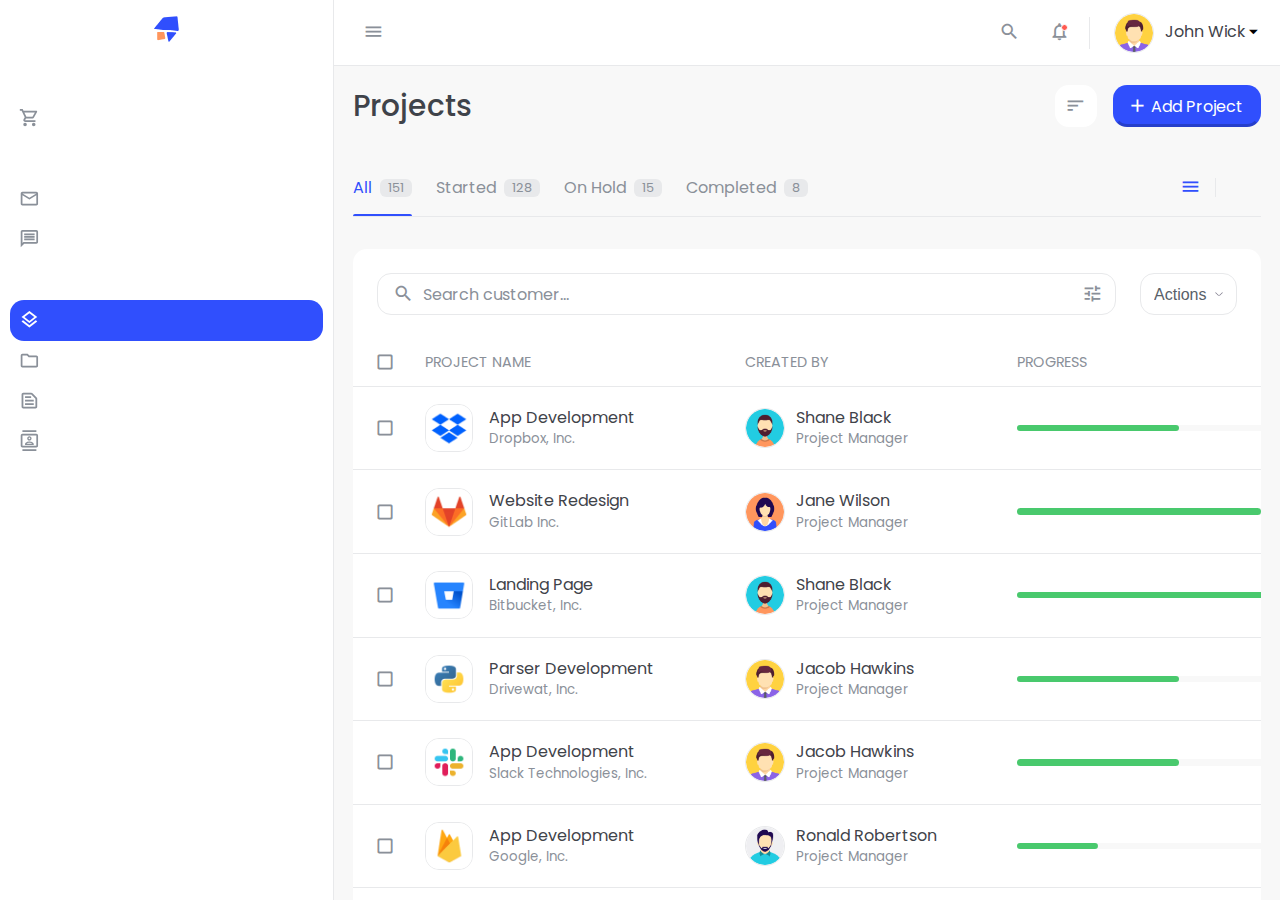
<file: projects-list.html>
<!DOCTYPE html>
<html lang="en">
  <head>
    <meta charset="UTF-8" />
    <meta http-equiv="X-UA-Compatible" content="IE=edge" />
    <meta name="viewport" content="width=device-width, initial-scale=1.0" />
    <link rel="preconnect" href="https://fonts.googleapis.com" />
    <link rel="preconnect" href="https://fonts.gstatic.com" crossorigin />
    <link
      href="https://fonts.googleapis.com/css2?family=Poppins:ital,wght@0,400;0,500;1,400;1,500&display=swap"
      rel="stylesheet"
    />
    <link
      href="https://fonts.googleapis.com/css?family=Material+Icons|Material+Icons+Outlined|Material+Icons+Two+Tone|Material+Icons+Round|Material+Icons+Sharp"
      rel="stylesheet"
    />

    <link href="https://css.gg/layout-grid.css" rel="stylesheet" />
    <link rel="stylesheet" href="./style/bundle.css" />
    <title>Rocket</title>
  </head>
  <body>
    <div class="app collapsed">
      <div class="sidebar">
        <a href="/">
          <img
            src="./images/Basic.png"
            alt="Rocket forms and app name"
            class="logo"
          />

          <img
            src="./images/Rocket.png"
            alt="Rocket icon"
            class="logo icon-only"
          />
        </a>

        <nav class="nav list-unstyled">
          <li>
            <a href="#" class="item">
              <span class="material-icons-outlined icon">grid_view</span>
              <span class="link-txt">Dashboard</span>
            </a>
          </li>

          <li>
            <a href="#" class="item">
              <span class="material-icons-outlined icon">shopping_cart</span>
              <span class="link-txt">E-Commerce</span>
              <span class="material-icons-outlined icon submenu-indicator">
                chevron_right
              </span>
            </a>
          </li>

          <li>
            <a href="#" class="item">
              <span class="material-icons-outlined icon">calendar_month</span>
              <span class="link-txt">Calendar</span>
            </a>
          </li>

          <li>
            <a href="#" class="item">
              <span class="material-icons-outlined icon">mail</span>
              <span class="link-txt">Mail</span>
              <span class="badge warning">8</span>
            </a>
          </li>

          <li>
            <a href="#" class="item">
              <span class="material-icons-outlined icon">message</span>
              <span class="link-txt">Chat</span>
            </a>
          </li>

          <li>
            <a href="#" class="item">
              <span class="material-icons-outlined icon">task</span>
              <span class="link-txt">Tasks</span>
            </a>
          </li>

          <li>
            <a href="#" class="item active">
              <span class="material-icons-outlined icon">layers</span>
              <span class="link-txt">Projects</span>
            </a>
          </li>

          <li>
            <a href="#" class="item">
              <span class="material-icons-outlined icon">folder</span>
              <span class="link-txt">Files</span>
            </a>
          </li>

          <li>
            <a href="#" class="item">
              <span class="material-icons-outlined icon">text_snippet</span>
              <span class="link-txt">Notes</span>
            </a>
          </li>

          <li>
            <a href="#" class="item">
              <span class="material-icons-outlined icon">contacts</span>
              <span class="link-txt">Contacts</span>
            </a>
          </li>
        </nav>
      </div>

      <div class="content board">
        <header class="app-header">
          <button class="btn light icon-only app-sidebar-toggle">
            <span class="material-icons-outlined icon">menu</span>
          </button>

          <button class="btn light icon-only">
            <span class="material-icons-outlined icon">search</span>
          </button>

          <button class="btn light icon-only notification">
            <span class="material-icons-outlined icon">notifications</span>
            <span class="dot"></span>
          </button>

          <span class="divider tall"></span>

          <button class="user-profile-dropdown">
            <div class="mini-profile">
              <img
                src="./images/user4.png"
                alt="User profile picture"
                class="avatar round"
              />
              <div class="text-info">
                <span class="title text-ellipsis">John Wick</span>
              </div>
            </div>

            <span class="material-icons-outlined icon">arrow_drop_down</span>
          </button>
        </header>

        <main class="container">
          <header class="page-header">
            <h1>Projects</h1>

            <div class="actions">
              <button class="btn icon-only light">
                <span class="material-icons-outlined icon">sort</span>
              </button>

              <button class="btn primary">
                <span class="material-icons-outlined icon">add</span>
                Add Project
              </button>
            </div>
          </header>

          <nav class="tabs list-unstyled">
            <li>
              <a href="#" class="tab active">
                All
                <span class="badge wide">151</span>
              </a>
            </li>

            <li>
              <a href="#" class="tab">
                Started
                <span class="badge wide">128</span>
              </a>
            </li>

            <li>
              <a href="#" class="tab">
                On Hold
                <span class="badge wide">15</span>
              </a>
            </li>

            <li>
              <a href="#" class="tab">
                Completed
                <span class="badge wide">8</span>
              </a>
            </li>

            <li class="actions">
              <div class="page-view-toggles">
                <a
                  href="/projects-list.html"
                  class="btn icon-only list-view-toggle active"
                >
                  <span class="material-icons-outlined icon">menu</span>
                </a>

                <span class="divider small"></span>

                <a href="/index.html" class="btn icon-only list-view-toggle">
                  <span class="material-icons-outlined icon">grid_view</span>
                </a>
              </div>
            </li>
          </nav>

          <div class="projects-list">
            <header class="header">
              <div class="input-with-icon left-icon right-icon">
                <span class="material-icons-outlined left">search</span>
                <input type="search" placeholder="Search customer..." />
                <button class="btn icon-only light small right">
                  <span class="material-icons-outlined">tune</span>
                </button>
              </div>
              <select>
                <option value="">Actions</option>
                <option value="">Delete</option>
              </select>
            </header>

            <div class="table-overflow">
              <table>
                <thead>
                  <tr>
                    <th class="checkbox">
                      <input type="checkbox" />
                    </th>
                    <th class="project-name">Project Name</th>
                    <th class="author">Created By</th>
                    <th class="progress">Progress</th>
                    <th class="deadline">Deadline</th>
                    <th class="actions"></th>
                  </tr>
                </thead>

                <tbody>
                  <tr>
                    <td class="checkbox"><input type="checkbox" /></td>

                    <td class="project-name">
                      <a href="#" class="mini-profile">
                        <img
                          src="./images/dropbox.jpg"
                          alt="blue shapes of an open box"
                          class="avatar large"
                        />

                        <div class="text-info">
                          <span class="title text-ellipsis">
                            App Development
                          </span>
                          <small class="subtitle text-ellipsis">
                            Dropbox, Inc.
                          </small>
                        </div>
                      </a>
                    </td>

                    <td class="author">
                      <a href="#" class="mini-profile">
                        <img
                          src="./images/user6.png"
                          alt="Shane Black avatar"
                          class="avatar round"
                        />

                        <div class="text-info">
                          <span class="title text-ellipsis">Shane Black</span>
                          <small class="subtitle text-ellipsis">
                            Project Manager
                          </small>
                        </div>
                      </a>
                    </td>

                    <td class="progress">
                      <div class="progress-info">
                        <div class="progress-bar success">
                          <div class="progress" style="width: 50%"></div>
                        </div>

                        <span>50%</span>
                      </div>
                    </td>

                    <td class="deadline">
                      <div class="badge large icon light">
                        <span class="material-icons-outlined icon">
                          watch_later
                        </span>

                        <span>1 week left</span>
                      </div>
                    </td>
                    <td class="actions">
                      <button class="btn icon-only action">
                        <span class="material-icons-outlined">more_vert</span>
                      </button>
                    </td>
                  </tr>

                  <tr>
                    <td class="checkbox"><input type="checkbox" /></td>

                    <td class="project-name">
                      <a href="#" class="mini-profile">
                        <img
                          src="./images/gitlab.jpg"
                          alt="geometric shapes of fox head"
                          class="avatar large"
                        />

                        <div class="text-info">
                          <span class="title text-ellipsis">
                            Website Redesign
                          </span>
                          <small class="subtitle text-ellipsis">
                            GitLab Inc.
                          </small>
                        </div>
                      </a>
                    </td>

                    <td class="author">
                      <a href="#" class="mini-profile">
                        <img
                          src="./images/user5.png"
                          alt="Jane Wilson avatar"
                          class="avatar round"
                        />

                        <div class="text-info">
                          <span class="title text-ellipsis">Jane Wilson</span>
                          <small class="subtitle text-ellipsis">
                            Project Manager
                          </small>
                        </div>
                      </a>
                    </td>

                    <td class="progress">
                      <div class="progress-info">
                        <div class="progress-bar success">
                          <div class="progress" style="width: 75%"></div>
                        </div>

                        <span>75%</span>
                      </div>
                    </td>

                    <td class="deadline">
                      <div class="badge large icon light">
                        <span class="material-icons-outlined icon">
                          watch_later
                        </span>

                        <span>1 week left</span>
                      </div>
                    </td>
                    <td class="actions">
                      <button class="btn icon-only action">
                        <span class="material-icons-outlined">more_vert</span>
                      </button>
                    </td>
                  </tr>

                  <tr>
                    <td class="checkbox"><input type="checkbox" /></td>

                    <td class="project-name">
                      <a href="#" class="mini-profile">
                        <img
                          src="./images/bitbucket.jpg"
                          alt="blue shapes of a bucket"
                          class="avatar large"
                        />

                        <div class="text-info">
                          <span class="title text-ellipsis">Landing Page</span>
                          <small class="subtitle text-ellipsis">
                            Bitbucket, Inc.
                          </small>
                        </div>
                      </a>
                    </td>

                    <td class="author">
                      <a href="#" class="mini-profile">
                        <img
                          src="./images/user6.png"
                          alt="Shane Black avatar"
                          class="avatar round"
                        />

                        <div class="text-info">
                          <span class="title text-ellipsis">Shane Black</span>
                          <small class="subtitle text-ellipsis">
                            Project Manager
                          </small>
                        </div>
                      </a>
                    </td>

                    <td class="progress">
                      <div class="progress-info">
                        <div class="progress-bar success">
                          <div class="progress" style="width: 100%"></div>
                        </div>

                        <span>100%</span>
                      </div>
                    </td>

                    <td class="deadline">
                      <div class="badge large icon light">
                        <span class="material-icons-outlined icon">
                          watch_later
                        </span>

                        <span>1 week left</span>
                      </div>
                    </td>
                    <td class="actions">
                      <button class="btn icon-only action">
                        <span class="material-icons-outlined">more_vert</span>
                      </button>
                    </td>
                  </tr>

                  <tr>
                    <td class="checkbox"><input type="checkbox" /></td>

                    <td class="project-name">
                      <a href="#" class="mini-profile">
                        <img
                          src="./images/python.jpg"
                          alt="blue and yellow shapes of python snake"
                          class="avatar large"
                        />

                        <div class="text-info">
                          <span class="title text-ellipsis">
                            Parser Development
                          </span>
                          <small class="subtitle text-ellipsis">
                            Drivewat, Inc.
                          </small>
                        </div>
                      </a>
                    </td>

                    <td class="author">
                      <a href="#" class="mini-profile">
                        <img
                          src="./images/user4.png"
                          alt="Jacob Hawkins avatar"
                          class="avatar round"
                        />

                        <div class="text-info">
                          <span class="title text-ellipsis">Jacob Hawkins</span>
                          <small class="subtitle text-ellipsis">
                            Project Manager
                          </small>
                        </div>
                      </a>
                    </td>

                    <td class="progress">
                      <div class="progress-info">
                        <div class="progress-bar success">
                          <div class="progress" style="width: 50%"></div>
                        </div>

                        <span>50%</span>
                      </div>
                    </td>

                    <td class="deadline">
                      <div class="badge large icon warning-light">
                        <span class="material-icons-outlined icon">
                          watch_later
                        </span>

                        <span>5 days left</span>
                      </div>
                    </td>
                    <td class="actions">
                      <button class="btn icon-only action">
                        <span class="material-icons-outlined">more_vert</span>
                      </button>
                    </td>
                  </tr>

                  <tr>
                    <td class="checkbox"><input type="checkbox" /></td>

                    <td class="project-name">
                      <a href="#" class="mini-profile">
                        <img
                          src="./images/slack.jpg"
                          alt="Multi color rounded shapes "
                          class="avatar large"
                        />

                        <div class="text-info">
                          <span class="title text-ellipsis">
                            App Development
                          </span>
                          <small class="subtitle text-ellipsis">
                            Slack Technologies, Inc.
                          </small>
                        </div>
                      </a>
                    </td>

                    <td class="author">
                      <a href="#" class="mini-profile">
                        <img
                          src="./images/user4.png"
                          alt="Jacob Hawkins avatar"
                          class="avatar round"
                        />

                        <div class="text-info">
                          <span class="title text-ellipsis">Jacob Hawkins</span>
                          <small class="subtitle text-ellipsis">
                            Project Manager
                          </small>
                        </div>
                      </a>
                    </td>

                    <td class="progress">
                      <div class="progress-info">
                        <div class="progress-bar success">
                          <div class="progress" style="width: 50%"></div>
                        </div>

                        <span>50%</span>
                      </div>
                    </td>

                    <td class="deadline">
                      <div class="badge large icon warning-light">
                        <span class="material-icons-outlined icon">
                          watch_later
                        </span>

                        <span>5 days left</span>
                      </div>
                    </td>
                    <td class="actions">
                      <button class="btn icon-only action">
                        <span class="material-icons-outlined">more_vert</span>
                      </button>
                    </td>
                  </tr>

                  <tr>
                    <td class="checkbox"><input type="checkbox" /></td>

                    <td class="project-name">
                      <a href="#" class="mini-profile">
                        <img
                          src="./images/fire.jpg"
                          alt="yellow shapes of a fire"
                          class="avatar large"
                        />

                        <div class="text-info">
                          <span class="title text-ellipsis">
                            App Development
                          </span>
                          <small class="subtitle text-ellipsis">
                            Google, Inc.
                          </small>
                        </div>
                      </a>
                    </td>

                    <td class="author">
                      <a href="#" class="mini-profile">
                        <img
                          src="./images/user2.png"
                          alt="Ronald Robertson avatar"
                          class="avatar round"
                        />

                        <div class="text-info">
                          <span class="title text-ellipsis">
                            Ronald Robertson
                          </span>
                          <small class="subtitle text-ellipsis">
                            Project Manager
                          </small>
                        </div>
                      </a>
                    </td>

                    <td class="progress">
                      <div class="progress-info">
                        <div class="progress-bar success">
                          <div class="progress" style="width: 25%"></div>
                        </div>

                        <span>25%</span>
                      </div>
                    </td>

                    <td class="deadline">
                      <div class="badge large icon light">
                        <span class="material-icons-outlined icon">
                          watch_later
                        </span>

                        <span>1 week left</span>
                      </div>
                    </td>
                    <td class="actions">
                      <button class="btn icon-only action">
                        <span class="material-icons-outlined">more_vert</span>
                      </button>
                    </td>
                  </tr>

                  <tr>
                    <td class="checkbox"><input type="checkbox" /></td>

                    <td class="project-name">
                      <a href="#" class="mini-profile">
                        <img
                          src="./images/angular.jpg"
                          alt="A red shield with a letter A on it"
                          class="avatar large"
                        />

                        <div class="text-info">
                          <span class="title text-ellipsis">
                            Admin Dashboard
                          </span>
                          <small class="subtitle text-ellipsis">
                            ArtTemplate, Inc.
                          </small>
                        </div>
                      </a>
                    </td>

                    <td class="author">
                      <a href="#" class="mini-profile">
                        <img
                          src="./images/user6.png"
                          alt="Shane Black avatar"
                          class="avatar round"
                        />

                        <div class="text-info">
                          <span class="title text-ellipsis">Shane Black</span>
                          <small class="subtitle text-ellipsis">
                            Project Manager
                          </small>
                        </div>
                      </a>
                    </td>

                    <td class="progress">
                      <div class="progress-info">
                        <div class="progress-bar success">
                          <div class="progress" style="width: 30%"></div>
                        </div>

                        <span>30%</span>
                      </div>
                    </td>

                    <td class="deadline">
                      <div class="badge large icon light">
                        <span class="material-icons-outlined icon">
                          watch_later
                        </span>

                        <span>1 week left</span>
                      </div>
                    </td>
                    <td class="actions">
                      <button class="btn icon-only action">
                        <span class="material-icons-outlined">more_vert</span>
                      </button>
                    </td>
                  </tr>

                  <tr>
                    <td class="checkbox"><input type="checkbox" /></td>

                    <td class="project-name">
                      <a href="#" class="mini-profile">
                        <img
                          src="./images/vue.jpg"
                          alt="V shaped grey and turquoise lines"
                          class="avatar large"
                        />

                        <div class="text-info">
                          <span class="title text-ellipsis">
                            App Development
                          </span>
                          <small class="subtitle text-ellipsis">
                            Dropbox, Inc.
                          </small>
                        </div>
                      </a>
                    </td>

                    <td class="author">
                      <a href="#" class="mini-profile">
                        <img
                          src="./images/user1.png"
                          alt="Robert Edwards avatar"
                          class="avatar round"
                        />

                        <div class="text-info">
                          <span class="title text-ellipsis">
                            Robert Edwards
                          </span>
                          <small class="subtitle text-ellipsis">
                            Project Manager
                          </small>
                        </div>
                      </a>
                    </td>

                    <td class="progress">
                      <div class="progress-info">
                        <div class="progress-bar success">
                          <div class="progress" style="width: 100%"></div>
                        </div>

                        <span>100%</span>
                      </div>
                    </td>

                    <td class="deadline">
                      <div class="badge large icon light">
                        <span class="material-icons-outlined icon">
                          watch_later
                        </span>

                        <span>1 week left</span>
                      </div>
                    </td>
                    <td class="actions">
                      <button class="btn icon-only action">
                        <span class="material-icons-outlined">more_vert</span>
                      </button>
                    </td>
                  </tr>

                  <tr>
                    <td class="checkbox"><input type="checkbox" /></td>

                    <td class="project-name">
                      <a href="#" class="mini-profile">
                        <img
                          src="./images/messenger.jpg"
                          alt="A blue chat icon with a white thunder sign inside"
                          class="avatar large"
                        />

                        <div class="text-info">
                          <span class="title text-ellipsis">
                            App Development
                          </span>
                          <small class="subtitle text-ellipsis">
                            Facebook, Inc.
                          </small>
                        </div>
                      </a>
                    </td>

                    <td class="author">
                      <a href="#" class="mini-profile">
                        <img
                          src="./images/user2.png"
                          alt="Ronald Robertson avatar"
                          class="avatar round"
                        />

                        <div class="text-info">
                          <span class="title text-ellipsis">
                            Ronald Robertson
                          </span>
                          <small class="subtitle text-ellipsis">
                            Project Manager
                          </small>
                        </div>
                      </a>
                    </td>

                    <td class="progress">
                      <div class="progress-info">
                        <div class="progress-bar success">
                          <div class="progress" style="width: 50%"></div>
                        </div>

                        <span>50%</span>
                      </div>
                    </td>

                    <td class="deadline">
                      <div class="badge large icon light">
                        <span class="material-icons-outlined icon">
                          watch_later
                        </span>

                        <span>1 week left</span>
                      </div>
                    </td>
                    <td class="actions">
                      <button class="btn icon-only action">
                        <span class="material-icons-outlined">more_vert</span>
                      </button>
                    </td>
                  </tr>

                  <tr>
                    <td class="checkbox"><input type="checkbox" /></td>

                    <td class="project-name">
                      <a href="#" class="mini-profile">
                        <img
                          src="./images/Java.jpg"
                          alt="cup with an orange steam icon"
                          class="avatar large"
                        />

                        <div class="text-info">
                          <span class="title text-ellipsis">
                            App Development
                          </span>
                          <small class="subtitle text-ellipsis">
                            Leader, Inc.
                          </small>
                        </div>
                      </a>
                    </td>

                    <td class="author">
                      <a href="#" class="mini-profile">
                        <img
                          src="./images/user6.png"
                          alt="Shane Black avatar"
                          class="avatar round"
                        />

                        <div class="text-info">
                          <span class="title text-ellipsis">Shane Black</span>
                          <small class="subtitle text-ellipsis">
                            Project Manager
                          </small>
                        </div>
                      </a>
                    </td>

                    <td class="progress">
                      <div class="progress-info">
                        <div class="progress-bar success">
                          <div class="progress" style="width: 75%"></div>
                        </div>

                        <span>75%</span>
                      </div>
                    </td>

                    <td class="deadline">
                      <div class="badge large icon light">
                        <span class="material-icons-outlined icon">
                          watch_later
                        </span>

                        <span>1 week left</span>
                      </div>
                    </td>
                    <td class="actions">
                      <button class="btn icon-only action">
                        <span class="material-icons-outlined">more_vert</span>
                      </button>
                    </td>
                  </tr>
                </tbody>
              </table>
            </div>

            <footer class="footer">
              <div class="pagination">
                <div class="displayable-quantity">
                  <select>
                    <option value="1">10</option>
                    <option value="2">50</option>
                    <option value="3">100</option>
                  </select>

                  <small class="summary">Showing 1 - 10 of 100</small>
                </div>

                <nav class="pages list-unstyled">
                  <li>
                    <a
                      href="#"
                      class="btn icon-only small primary-light disabled item"
                    >
                      <span class="material-icons-outlined">
                        keyboard_double_arrow_left
                      </span>
                    </a>
                  </li>

                  <li>
                    <a
                      href="#"
                      class="btn icon-only small primary-light disabled item"
                    >
                      <span class="material-icons-outlined">
                        keyboard_arrow_left
                      </span>
                    </a>
                  </li>

                  <li>
                    <a href="#" class="btn icon-only small item">1</a>
                  </li>

                  <li>
                    <a href="#" class="btn icon-only small item">2</a>
                  </li>

                  <li>
                    <a href="#" class="btn icon-only small item">3</a>
                  </li>

                  <li>
                    <a href="#" class="btn icon-only small item">
                      <span>...</span>
                    </a>
                  </li>

                  <li>
                    <a href="#" class="btn icon-only small item">5</a>
                  </li>

                  <li>
                    <a href="#" class="btn icon-only small primary-light item">
                      <span class="material-icons-outlined">
                        keyboard_arrow_right
                      </span>
                    </a>
                  </li>

                  <li>
                    <a href="#" class="btn icon-only small primary-light item">
                      <span class="material-icons-outlined">
                        keyboard_double_arrow_right
                      </span>
                    </a>
                  </li>
                </nav>
              </div>
            </footer>
          </div>
        </main>
      </div>
    </div>
  </body>
</html>
</file>
<file: style/bundle.css>
* {
  box-sizing: border-box;
}

body {
  margin: 0;
  padding: 0;
}

h1,
h2,
h3,
h4,
h5,
h6 {
  margin: 0;
}

p {
  margin-top: -5px;
  margin-bottom: -5px;
}

button,
input,
select,
textarea {
  font-size: 1rem;
}

button {
  cursor: pointer;
  font-family: "Poppins", sans-serif;
}

[class^=material-icons] {
  margin: -3px;
  font-size: 1.3rem;
}

.text-ellipsis {
  white-space: nowrap;
  text-overflow: ellipsis;
  overflow-x: hidden;
}

.list-unstyled {
  list-style: none;
  margin: 0;
  padding: 0;
}

h1,
h2,
h3,
h4,
h5,
h6 {
  color: #3f434a;
  margin: 0;
  line-height: 1.2;
}

h1 {
  font-size: 1.85rem;
  font-weight: 500;
}

h2 {
  font-size: 1.5rem;
}

h3 {
  font-size: 1.2rem;
}

h4 {
  font-size: 1rem;
}

h5 {
  font-size: 0.8rem;
}

h6 {
  font-size: 0.5rem;
}

.lead {
  text-transform: uppercase;
  color: #595f69;
  font-size: 1rem;
  font-weight: 500;
}

body {
  font-family: "Poppins", sans-serif;
  color: #595f69;
}

a {
  text-decoration: none;
  transition: color 0.2s;
}

::-webkit-input-placeholder {
  /* Chrome/Opera/Safari */
  font-family: "Poppins", sans-serif;
  color: #8a9099;
}

::-webkit-calendar-picker-indicator {
  filter: invert(0.4);
}

::-moz-placeholder {
  /* Firefox 19+ */
  font-family: "Poppins", sans-serif;
  color: #3f434a;
}

.app {
  display: grid;
  grid-template-columns: 300px 1fr;
}

.app.collapsed {
  grid-template-columns: auto 1fr;
}

.container {
  padding: 1.2rem;
  display: flex;
  flex-direction: column;
  gap: 2rem;
}

@media (min-width: 1200px) {
  .app {
    grid-template-columns: 320px 1fr;
  }
}
@media (max-width: 992px) {
  .app {
    grid-template-columns: auto 1fr;
  }
}
.overlay {
  background-color: rgba(0, 0, 0, 0.3);
  width: 100vw;
  height: 100vh;
  position: absolute;
  top: 0;
  z-index: 99;
  display: none;
}

.overlay.active {
  display: block;
}

.badge {
  display: inline-flex;
  align-items: center;
  gap: 0.5rem;
  justify-content: center;
  white-space: nowrap;
  background-color: #efeff1;
  color: #3f434a;
  padding: 0.3rem 0.7rem;
  border-radius: 6px;
}
.badge .icon {
  font-size: 1.1rem;
}
.badge.small {
  padding: 0.5px 5px;
  font-size: 0.7rem;
}
.badge.large {
  padding: 1rem 1rem;
  border-radius: 14px;
}
.badge.large .icon {
  font-size: 1.3rem;
}
.badge.primary {
  background-color: #304ffd;
  color: #fff;
}
.badge.warning {
  background-color: #ff965d;
  color: #fff;
}
.badge.danger {
  background-color: #ff5950;
  color: #fff;
}
.badge.success {
  background-color: #49c96d;
  color: #fff;
}
.badge.light.primary {
  background-color: rgba(48, 79, 253, 0.1);
  color: #304ffd;
}
.badge.light.warning {
  background-color: rgba(229, 110, 25, 0.1);
  color: #ff965d;
}
.badge.light.danger {
  background-color: rgba(253, 121, 114, 0.1);
  color: #ff5950;
}
.badge.light.success {
  background-color: rgba(73, 201, 109, 0.1);
  color: #49c96d;
}

.sidebar .widget .header {
  display: flex;
  align-items: center;
  justify-content: space-between;
}

.attachment {
  display: flex;
  align-items: center;
  justify-content: space-between;
}

.photo-attachment {
  width: 4.5rem;
  height: 4.5rem;
  border-radius: 14px;
  object-fit: cover;
}

.photo-attachment.small {
  width: 2.5rem;
  height: 2.5rem;
  border-radius: 6px;
}

.file {
  display: flex;
  align-items: center;
  gap: 1rem;
  min-width: 0;
}

.file .text-info {
  width: 100%;
  overflow: hidden;
}

.file .file-icon {
  width: 2.3rem;
  object-fit: cover;
}

.file .file-name {
  display: block;
  color: #3f434a;
  line-height: 1.7;
}

.file .file-size {
  color: #8a9099;
  text-transform: uppercase;
}

.btn {
  display: flex;
  align-items: center;
  justify-content: center;
  gap: 0.4rem;
  flex-shrink: 0;
  color: #8a9099;
  padding: 0.4rem 0.9rem;
  background-color: transparent;
  border: 3px solid transparent;
  height: 2.625rem;
  position: relative;
  outline: none;
  border-radius: 14px;
  transition: background-color 0.2s, color 0.2s, box-shadow 0.2s;
}
.btn:hover, .btn:focus {
  background-color: #efeff1;
}
.btn:focus {
  box-shadow: 0px 0px 0px 3px rgba(0, 0, 0, 0.1);
}
.btn.small {
  padding: 0.4rem 0.75rem;
  height: 2.25rem;
  font-size: 0.875rem;
  border-radius: 10px;
}
.btn.small.icon {
  font-size: 1rem;
}
.btn.large {
  padding: 0.56rem 1.3rem;
  height: 3rem;
}
.btn.icon-only {
  width: 2.625rem;
}
.btn.primary {
  background-color: #304ffd;
  color: #fff;
  border-bottom-color: #263fca;
}
.btn.primary:hover, .btn.primary:focus {
  background-color: #445ffc;
}
.btn.primary:focus {
  box-shadow: 0px 0px 0px 3px rgba(48, 79, 253, 0.3);
}
.btn.primary:active {
  background-color: #263fca;
}
.btn.warning {
  background-color: #ff965d;
  color: #fff;
  border-bottom-color: #e56e19;
}
.btn.warning:hover, .btn.warning:focus {
  background-color: #ffa778;
}
.btn.warning:focus {
  box-shadow: 0px 0px 0px 3px rgba(229, 110, 25, 0.3);
}
.btn.warning:active {
  background-color: #e56e19;
}
.btn.danger {
  background-color: #ff5950;
  color: #fff;
  border-bottom-color: #ea2b21;
}
.btn.danger:hover, .btn.danger:focus {
  background-color: #fe6f67;
}
.btn.danger:focus {
  box-shadow: 0px 0px 0px 3px rgba(253, 121, 114, 0.3);
}
.btn.danger:active {
  background-color: #ea2b21;
}
.btn.success {
  background-color: #49c96d;
  color: #fff;
  border-bottom-color: #27b950;
}
.btn.success:hover, .btn.success:focus {
  background-color: #79cc91;
}
.btn.success:focus {
  box-shadow: 0px 0px 0px 3px rgba(73, 201, 109, 0.3);
}
.btn.success:active {
  background-color: #27b950;
}
.btn.light {
  background-color: #fff;
  border-bottom-color: transparent;
}
.btn.light:hover {
  background-color: #efeff1;
}
.btn.light.primary {
  background-color: rgba(48, 79, 253, 0.1);
  color: #304ffd;
}
.btn.light.primary:hover, .btn.light.primary:focus {
  background-color: #304ffd;
  color: #fff;
}
.btn.light.primary:focus {
  box-shadow: 0px 0px 0px 3px rgba(48, 79, 253, 0.3);
}
.btn.light.primary:active {
  background-color: #263fca;
}
.btn.light.warning {
  background-color: rgba(229, 110, 25, 0.1);
  color: #ff965d;
}
.btn.light.warning:hover, .btn.light.warning:focus {
  background-color: #ff965d;
  color: #fff;
}
.btn.light.warning:focus {
  box-shadow: 0px 0px 0px 3px rgba(229, 110, 25, 0.3);
}
.btn.light.warning:active {
  background-color: #e56e19;
}
.btn.light.danger {
  background-color: rgba(253, 121, 114, 0.1);
  color: #ff5950;
}
.btn.light.danger:hover, .btn.light.danger:focus {
  background-color: #ff5950;
  color: #fff;
}
.btn.light.danger:focus {
  box-shadow: 0px 0px 0px 3px rgba(253, 121, 114, 0.3);
}
.btn.light.danger:active {
  background-color: #ea2b21;
}
.btn.light.success {
  background-color: rgba(73, 201, 109, 0.1);
  color: #49c96d;
}
.btn.light.success:hover, .btn.light.success:focus {
  background-color: #49c96d;
  color: #fff;
}
.btn.light.success:focus {
  box-shadow: 0px 0px 0px 3px rgba(73, 201, 109, 0.3);
}
.btn.light.success:active {
  background-color: #27b950;
}
.btn.link {
  background-color: transparent;
  border-bottom-color: transparent;
}
.btn.link.primary {
  color: #304ffd;
}
.btn.link.primary:hover, .btn.link.primary:focus, .btn.link.primary:active {
  background-color: rgba(48, 79, 253, 0.1);
}
.btn.link.warning {
  color: #ff965d;
}
.btn.link.warning:hover, .btn.link.warning:focus, .btn.link.warning:active {
  background-color: rgba(229, 110, 25, 0.1);
}
.btn.link.danger {
  color: #ff5950;
}
.btn.link.danger:hover, .btn.link.danger:focus, .btn.link.danger:active {
  background-color: rgba(253, 121, 114, 0.1);
}
.btn.link.success {
  color: #49c96d;
}
.btn.link.success:hover, .btn.link.success:focus, .btn.link.success:active {
  background-color: rgba(73, 201, 109, 0.1);
}
.btn:disabled, .btn.disabled {
  opacity: 0.5;
  pointer-events: none;
  border-bottom-color: transparent;
}

[role=button] {
  transition: box-shadow 0.2s;
}
[role=button]:focus {
  box-shadow: 0px 0px 0px 3px rgba(48, 79, 253, 0.3);
  outline: none;
}

.avatar {
  width: 2.5rem;
  height: 2.5rem;
  border: 1px solid #e8e9eb;
  object-fit: cover;
  border-radius: 14px;
}

.avatar.large {
  width: 3rem;
  height: 3rem;
}

.avatar.round {
  border-radius: 50%;
}

.avatar.small {
  width: 2rem;
  height: 2rem;
}

input[type=checkbox] {
  display: flex;
  align-items: center;
  justify-content: center;
  position: relative;
  appearance: none;
  margin: 0;
}
input[type=checkbox]::before, input[type=checkbox]::after {
  font-family: "Material Icons Round";
  font-size: 1.25rem;
  color: #8a9099;
  margin: -2px;
}
input[type=checkbox]::before {
  content: "\e835";
}
input[type=checkbox]::after {
  content: "\e834";
  color: #304ffd;
}
input[type=checkbox]:not(:checked)::before, input[type=checkbox]:checked::after {
  display: block;
}
input[type=checkbox]:checked::before, input[type=checkbox]:not(:checked)::after {
  display: none;
}

.dropdown {
  background: #fff;
  padding: 0.5rem 0;
  min-width: 10rem;
  max-width: 13rem;
  border-radius: 14px;
  box-shadow: 0px 20px 50px 0px rgba(164, 165, 165, 0.4);
  position: absolute;
  display: none;
}

.dropdown.active {
  display: block;
}

.dropdown .menu .item {
  background-color: transparent;
  border: none;
  width: 100%;
  cursor: pointer;
  color: #595f69;
  display: flex;
  align-items: center;
  gap: 0.7rem;
  padding: 0.6rem 2rem;
  transition: color 0.2s, background-color 0.2s;
}

.dropdown .item .icon {
  color: #8a9099;
}

.dropdown .item:hover {
  background-color: #f8f8f8;
}

.dropdown .item.danger,
.dropdown .item.danger .icon {
  color: #ff5950;
}

.dropdown .item.danger:hover {
  background-color: rgba(253, 121, 114, 0.1);
}

select {
  padding: 0.4628rem 1.8rem 0.4628rem 0.8rem;
  color: #595f69;
  appearance: none;
  background-repeat: no-repeat;
  background-position: right 0.8rem center;
  background-image: url(../../images/select-arrow.png);
  background-size: 0.5rem;
  height: 2.625rem;
  border: 1px solid #e8e9eb;
  border-radius: 14px;
  background-color: transparent;
  transition: border-color 0.2s;
  outline: none;
}
select:focus {
  border-color: #304ffd;
}
select:disabled {
  background-color: #eeeeee;
  pointer-events: none;
}
select.small {
  font-size: 0.875rem;
  height: 2.25rem;
  border-radius: 10px;
}
select.large {
  height: 3rem;
}

input:not([type=checkbox]) {
  height: 2.625rem;
  border: 1px solid #e8e9eb;
  border-radius: 14px;
  background-color: transparent;
  transition: border-color 0.2s;
  outline: none;
  padding: 0.4628rem 0.8rem;
  font-family: "Poppins", sans-serif;
  width: 100%;
}
input:not([type=checkbox]):focus {
  border-color: #304ffd;
}
input:not([type=checkbox]):disabled {
  background-color: #eeeeee;
  pointer-events: none;
}
input:not([type=checkbox])[type=date] {
  color: #595f69;
}
input:not([type=checkbox]).small:not([type=checkbox]) {
  font-size: 0.875rem;
  height: 2.25rem;
  border-radius: 10px;
}
input:not([type=checkbox]).large:not([type=checkbox]) {
  height: 3rem;
}

textarea {
  border: 1px solid #e8e9eb;
  border-radius: 14px;
  background-color: transparent;
  transition: border-color 0.2s;
  outline: none;
  padding: 0.4628rem 0.8rem;
  font-family: "Poppins", sans-serif;
  width: 100%;
}
textarea:focus {
  border-color: #304ffd;
}
textarea:disabled {
  background-color: #eeeeee;
  pointer-events: none;
}

.input {
  display: flex;
  flex-direction: column;
  gap: 0.3rem;
}

.input-with-icon {
  position: relative;
  width: 100%;
}
.input-with-icon.left-icon input {
  padding-left: 2.8rem;
}
.input-with-icon.right-icon input {
  padding-right: 2.8rem;
}
.input-with-icon .left,
.input-with-icon .right {
  position: absolute;
  top: 50%;
  transform: translateY(-50%);
}
.input-with-icon .left {
  left: 1rem;
  color: #8a9099;
  margin: 0;
}
.input-with-icon .right {
  right: 0.2rem;
}
.input-with-icon input.large + .right {
  right: 0.4rem;
}

.input-group {
  display: flex;
}
.input-group > :first-child {
  border-top-right-radius: 0;
  border-bottom-right-radius: 0;
}
.input-group > :last-child {
  border-top-left-radius: 0;
  border-bottom-left-radius: 0;
  margin-left: -1px;
}
.input-group > :focus {
  z-index: 1;
}

.time-range {
  display: flex;
  justify-content: space-between;
  gap: 1rem;
}
.time-range .input {
  width: 100%;
}

.input-group input[type=time]::-webkit-calendar-picker-indicator {
  display: none;
}
.input-group input[type=time] {
  max-width: 5rem;
}
.input-group input[type=date] {
  max-width: 100%;
}

.dialog,
.dialog .content {
  flex-direction: column;
}

.dialog {
  position: fixed;
  z-index: 100;
  background: #fff;
  border-radius: 20px;
  box-shadow: -4px 8px 24px 0px rgba(164, 165, 165, 0.4);
  top: 50%;
  left: 50%;
  transform: translate(-50%, -50%);
  width: 36rem;
  max-width: 85vw;
  max-height: 85vh;
  display: none;
}

.dialog.active,
.dialog .content,
.dialog .header,
.dialog .actions {
  display: flex;
}

.dialog .content,
.dialog .header,
.dialog .actions {
  padding: 2rem;
}

.dialog .content {
  gap: 2rem;
  overflow-y: auto;
}

.dialog.small {
  width: 25rem;
}

.dialog.large {
  width: 100%;
}

.dialog .header,
.dialog .actions {
  gap: 1rem;
}

.dialog .header {
  justify-content: space-between;
}

.dialog .actions {
  justify-content: end;
  border-top: 1px solid #e8e9eb;
}

.image-uploader {
  display: flex;
  align-items: center;
  justify-content: center;
  width: 6rem;
  min-height: 6rem;
  border: 1px dashed #8a9099;
  padding: 0.5rem;
  border-radius: 20px;
  align-self: center;
  cursor: pointer;
  position: relative;
}

.image-uploader input[type=file] {
  display: none;
}

.image-uploader .icon {
  font-size: 2rem;
  font-weight: bold;
  color: #8a9099;
}

.image-uploader .image {
  border: 1px solid #c6c9cc;
  border-radius: 14px;
  max-width: 99%;
}

.image-uploader .edit-btn {
  border-radius: 50%;
  width: 2.5rem;
  height: 2.5rem;
  border: 1px solid #c6c9cc;
  background: #fff;
  position: absolute;
  top: -0.7rem;
  right: -0.7rem;
}

.image-uploader .edit-btn .icon {
  font-size: 1.5rem;
  color: #3f434a;
}

.tabs {
  display: flex;
  align-items: center;
  gap: 1.5rem;
  flex-wrap: nowrap;
  overflow-x: auto;
  border-bottom: 1px solid #e8e9eb;
}

.tabs .badge {
  padding: 0 0.5rem;
  background-color: #e8e9eb;
  color: #8a9099;
  font-size: 0.8rem;
  border-radius: 6px;
}

.tabs > * {
  flex-shrink: 0;
}

.tabs .actions {
  margin-left: auto;
}

.tabs .tab {
  padding: 1rem 0;
  color: #8a9099;
  display: flex;
  align-items: center;
  gap: 0.5rem;
  position: relative;
  transition: color 0.2s;
  border: none;
  background: transparent;
}

.tabs .tab:hover {
  color: #304ffd;
}

.tabs .tab.active {
  color: #304ffd;
}

.tabs .tab.active::after {
  content: "";
  width: 100%;
  height: 2px;
  background-color: #304ffd;
  position: absolute;
  bottom: 0;
  border-radius: 2px 2px 0 0;
}

.divider {
  width: 1px;
  background-color: #e8e9eb;
}

.divider.tall {
  height: 2rem;
}

.divider.small {
  height: 1.2rem;
}

.divider.horizontal {
  border-top: 1px solid #e8e9eb;
  border-bottom: transparent;
  width: 100%;
  margin: 0.5rem 0;
}

.mini-profile {
  display: flex;
  align-items: center;
  gap: 0.7rem;
  overflow: hidden;
  width: 100%;
}

.mini-profile .text-info {
  width: 100%;
  overflow: hidden;
  color: #3f434a;
}

.mini-profile .title,
.mini-profile .subtitle {
  display: block;
  font-weight: 400;
  width: 99%;
}

.mini-profile .title {
  line-height: 1.4;
}

.mini-profile .subtitle {
  color: #595f69;
}

.mini-profile .avatar.large {
  margin-right: 0.3rem;
}

.comments {
  display: flex;
  flex-direction: column;
  gap: 1.5rem;
}
.comments .comment {
  display: flex;
  gap: 1rem;
}
.comments .comment .text-info .header {
  display: flex;
  gap: 1rem;
  align-items: center;
  margin-bottom: 0.5rem;
}
.comments .comment p {
  margin-bottom: 0.5rem;
}
.comments .comment .author {
  color: #3f434a;
  display: inline-block;
}
.comments .comment .time {
  color: #8a9099;
}
.comments .comment-field {
  border: 1px solid #e8e9eb;
  border-radius: 14px;
  padding: 0.55rem;
  transition: border-color 0.2s;
}
.comments .comment-field:focus-within {
  border-color: #304ffd;
}
.comments .comment-field textarea {
  border: none;
  resize: none;
  padding: 0 0.4rem;
}
.comments .comment-field .actions {
  display: flex;
}
.comments .comment-field .actions .submit {
  margin-right: auto;
}
.comments .attachments {
  display: flex;
  gap: 1rem;
  align-items: center;
}

.stats,
.stats .item {
  display: flex;
  align-items: center;
}

.stats {
  gap: 2.5rem;
}

.stats .item {
  gap: 1rem;
}

.stats .item .title {
  color: #8a9099;
  display: block;
  width: 99%;
}

.stats .item .subtitle {
  color: #3f434a;
  width: 99%;
}

.progress-bar {
  width: 100%;
  height: 0.4rem;
  background-color: #f8f8f8;
  border-radius: 14px;
}

.progress-bar .progress {
  background-color: #8a9099;
  height: 100%;
  border-radius: 14px;
}

.progress-bar.success .progress {
  background-color: #49c96d;
}

.progress-bar.warning .progress {
  background-color: #ff965d;
}

.progress-bar.danger .progress {
  background-color: #ff5950;
}

.progress-bar.primary .progress {
  background-color: #304ffd;
}

.drawer {
  display: none;
  flex-direction: column;
  gap: 2rem;
  padding: 1rem 1.5rem;
  background-color: #fff;
  border-top: 1px solid #e8e9eb;
  width: 24rem;
  height: 100%;
  box-shadow: -4px 20px 24px 0px rgba(164, 165, 165, 0.4);
  position: fixed;
  top: 4rem;
  right: 0;
}

.drawer.active,
.drawer .header,
.drawer .actions {
  display: flex;
}

.drawer .header,
.drawer .actions {
  align-items: center;
}

.drawer .header {
  justify-content: space-between;
}

.drawer .actions {
  gap: 0.5rem;
}

/*  breakpoint-xs */
@media (max-width: 576px) {
  .drawer {
    width: 100%;
  }
}
table {
  border-collapse: collapse;
  width: 100%;
}

table th {
  text-align: start;
  text-transform: uppercase;
  color: #8a9099;
  font-weight: 400;
  font-size: 0.9rem;
}

table th,
table td {
  border-bottom: 1px solid #e8e9eb;
  padding: 0.8rem 1rem;
}

table thead th:first-child,
table tbody td:first-child {
  padding-left: 1.5rem;
}

table thead th:last-child,
table tbody td:last-child {
  padding-right: 1.5rem;
}

.app > .sidebar {
  border-right: 1px solid #e8e9eb;
  min-height: 100vh;
  padding: 1rem 0;
  position: sticky;
  top: 0px;
  align-self: start;
}
.app > .sidebar .logo {
  max-width: 10rem;
  padding: 0 1.7rem;
  margin: 0 auto 1rem;
}
.app > .sidebar .logo.icon-only {
  max-width: 1.6rem;
  margin: 0 auto 1rem;
  padding: 0;
  display: none;
}
.app > .sidebar .nav .item {
  padding: 1rem 1.7rem;
  display: flex;
  align-items: center;
  position: relative;
  color: #8a9099;
  transition: background-color 0.2s, color 0.2s;
  gap: 1rem;
}
.app > .sidebar .nav .item:hover {
  background-color: #f8f8f8;
}
.app > .sidebar .nav .item.active {
  background-color: #f8f8f8;
}
.app > .sidebar .nav .item.active::before {
  content: "";
  position: absolute;
  background-color: #304ffd;
  width: 4px;
  left: 0px;
  height: 100%;
  border-radius: 0px 6px 6px 0px;
}
.app > .sidebar .nav .item .link-txt {
  margin-right: auto;
  color: #3f434a;
}
.app > .sidebar .nav .item .submenu-indicator {
  font-size: 1.2rem;
}
@media (max-width: 992px) {
  .app > .sidebar {
    padding-left: 0.6rem;
    padding-right: 0.6rem;
  }
  .app > .sidebar .logo.icon-only {
    display: block;
  }
  .app > .sidebar .nav .item {
    border-radius: 14px;
    padding: 0.8rem;
  }
  .app > .sidebar .nav .item.active {
    background-color: #304ffd;
    color: #fff;
  }
  .app > .sidebar .logo,
.app > .sidebar .link-txt,
.app > .sidebar .submenu-indicator,
.app > .sidebar .badge,
.app > .sidebar .nav .item.active::before {
    display: none;
  }
}
.app.collapsed > .sidebar {
  padding-left: 0.6rem;
  padding-right: 0.6rem;
}
.app.collapsed > .sidebar .logo.icon-only {
  display: block;
}
.app.collapsed > .sidebar .nav .item {
  border-radius: 14px;
  padding: 0.8rem;
}
.app.collapsed > .sidebar .nav .item.active {
  background-color: #304ffd;
  color: #fff;
}
.app.collapsed > .sidebar .logo,
.app.collapsed > .sidebar .link-txt,
.app.collapsed > .sidebar .submenu-indicator,
.app.collapsed > .sidebar .badge,
.app.collapsed > .sidebar .nav .item.active::before {
  display: none;
}

.app-header {
  padding: 0.7rem 1.2rem;
  border-bottom: 1px solid #e8e9eb;
  background-color: #fff;
  color: #3f434a;
  height: 66px;
  display: flex;
  align-items: center;
  gap: 0.5rem;
  position: sticky;
  top: 0;
  z-index: 1;
  /* ----breakpoint-sm---- */
}
.app-header .app-sidebar-toggle {
  margin-right: auto;
}
.app-header .user-profile-dropdown {
  display: flex;
  align-items: center;
  cursor: pointer;
  background: transparent;
  border: none;
  padding: 0;
  margin-left: 1rem;
}
.app-header .user-profile-dropdown .text-info .title {
  width: max-content;
}
.app-header .notification .dot {
  width: 7px;
  height: 7px;
  border: 1px solid #fff;
  border-radius: 50%;
  background-color: #ff5950;
  position: absolute;
  top: 9px;
  right: 10px;
}
@media (max-width: 768px) {
  .app-header .btn.notification,
.app-header .mini-profile .avatar {
    display: none;
  }
}

.page-header,
.page-header .actions {
  display: flex;
  align-items: center;
  gap: 1rem;
}

.page-header {
  justify-content: space-between;
}

/* --breakpoint-sm-- */
@media (max-width: 768px) {
  .page-header {
    flex-direction: column;
  }
}
.project-list-item,
.project-list-item .footer,
.project-list-item .header,
.project-list-item .progress-header {
  display: flex;
}

.project-list-item {
  flex-direction: column;
  gap: 1.5rem;
  padding: 1.5rem;
  background-color: #fff;
  border-radius: 14px;
  position: relative;
}

.project-list-item .header,
.project-list-item .progress-header {
  align-items: center;
  justify-content: space-between;
}

.project-list-item .header .actions {
  margin-right: -0.8rem;
}

.project-list-item .mini-profile .title {
  font-size: 1.125rem;
}

.project-list-item .description {
  margin-bottom: auto;
}

.project-list-item .progress-header {
  margin-bottom: 0.4rem;
}

.project-list-item .footer {
  align-items: flex-end;
  gap: 0.5rem;
}

.project-list-item .footer .badge {
  margin-right: auto;
}

.related-projects-list-item,
.related-projects-list-item .footer,
.related-projects-list-item .footer .users {
  display: flex;
}

.related-projects-list-item,
.related-projects-list-item .footer {
  gap: 1rem;
}

.related-projects-list-item {
  padding: 1.5rem;
  flex-direction: column;
}

.related-projects-list-item.active {
  background-color: #fff;
}

.related-projects-list-item .footer,
.related-projects-list-item .footer .users {
  align-items: center;
}

.related-projects-list-item .footer {
  justify-content: space-between;
  padding-left: 4rem;
}

.related-projects-list-item .footer .users {
  gap: 0.3rem;
}

.related-projects-list-item .more-users {
  border-radius: 50%;
  width: 2rem;
  height: 2rem;
}

.pagination,
.pagination .displayable-quantity,
.pagination .pages {
  display: flex;
  align-items: center;
}

.pagination,
.pagination .displayable-quantity {
  gap: 1rem;
}

.pagination {
  justify-content: space-between;
}

.pagination .summary {
  color: #8a9099;
}

.pagination .pages {
  gap: 0.2rem;
}

.pagination .pages .item {
  min-width: 2.55rem;
}

@media (max-width: 768px) {
  .pagination {
    flex-direction: column;
  }
}
.tasks,
.tasks .task,
.tasks .task .actions {
  display: flex;
}

.tasks {
  flex-direction: column;
  gap: 0.5rem;
}

.tasks .task {
  gap: 1rem;
  align-items: center;
  color: #3f434a;
  border-radius: 14px;
  padding: 0.125rem 1rem;
  margin-left: -1rem;
  margin-right: -1rem;
  transition: background-color 0.2s, box-shadow 0.2s;
}

.tasks .task .description {
  margin-right: auto;
}

.tasks .task .icon {
  color: #e8e9eb;
}

.tasks .task.completed .description {
  text-decoration: line-through;
}

.tasks .task.completed .icon {
  color: #304ffd;
}

.tasks .task .actions {
  margin-right: -0.8rem;
  opacity: 0;
  transition: opacity 0.2s;
}

.tasks .task:hover,
.tasks .task:focus,
.tasks .task:focus-within {
  background-color: #f8f8f8;
}

.tasks .task:hover .actions,
.tasks .task:focus .actions,
.tasks .task:focus-within .actions {
  opacity: 1;
}

.board {
  background-color: #f8f8f8;
  overflow: hidden;
  max-height: 100vh;
  overflow-y: scroll;
}

.board .page-view-toggles {
  display: flex;
  gap: 0.2rem;
  align-items: center;
}

.board .tabs .actions .page-view-toggles > .active {
  color: #304ffd;
}

.board .projects {
  display: grid;
  grid-template-columns: repeat(auto-fit, minmax(18rem, 1fr));
  gap: 1.5rem;
}

.board .projects .project-list-item .dropdown {
  top: 4.5rem;
  right: 0.7rem;
}

/* ----breakpoint-sm---- */
@media (max-width: 768px) {
  .board .page-header .heading {
    font-size: 1.6rem;
  }
}
.projects-list {
  border-radius: 14px;
  background-color: #fff;
}

.projects-list .header {
  padding: 1.5rem;
  display: flex;
  gap: 1.5rem;
}

.projects-list .table-overflow {
  overflow-x: auto;
}

.projects-list table .mini-profile .title {
  font-size: 1rem;
}

.projects-list table .mini-profile .subtitle,
.projects-list table .progress-info {
  color: #8a9099;
}

.projects-list table .progress-info {
  display: flex;
  align-items: center;
  gap: 0.5rem;
}

.projects-list .footer {
  padding: 1.5rem;
}

.projects-list .project-name,
.projects-list .progress .progress-bar {
  min-width: 20rem;
}

.projects-list .author {
  min-width: 17rem;
}

.projects-list .progress {
  width: 100%;
}

.projects-details {
  /* Breakpoint-xl */
  /*  Breakpoint-lg */
  /* Breakpoint-sm */
}
.projects-details .grid {
  display: grid;
  grid-template-columns: 350px 1fr 310px;
}
.projects-details .container {
  padding: 1.8rem;
  gap: 1rem;
  overflow-x: hidden;
}
.projects-details .related-projects-list {
  background-color: #f8f8f8;
  position: sticky;
  align-self: start;
  border-right: 1px solid #e8e9eb;
  top: 66px;
  overflow-y: auto;
  height: calc(100vh - 66px);
}
.projects-details .related-projects-list .searchbar {
  background-color: #f8f8f8;
  border-bottom: 1px solid #e8e9eb;
  position: sticky;
  align-self: start;
  top: 0;
}
.projects-details .related-projects-list .searchbar input {
  padding-top: 2rem;
  padding-bottom: 2rem;
  border: none;
}
.projects-details .related-projects-list-item {
  border-bottom: 1px solid #e8e9eb;
}
.projects-details .project {
  display: flex;
  flex-direction: column;
  gap: 2.5rem;
}
.projects-details .project .header {
  display: flex;
  align-items: center;
}
.projects-details .project .mini-profile .title {
  font-size: 1.25rem;
}
.projects-details .project .intro {
  overflow-x: auto;
}
.projects-details .project .intro .lead {
  margin-bottom: 0.8rem;
}
.projects-details .project .description .lead {
  margin-bottom: 0.8rem;
}
.projects-details .project .checklist .lead {
  margin-bottom: 0.8rem;
}
.projects-details .project .checklist .lead .tasks {
  margin-bottom: 0.5rem;
}
.projects-details .project .checklist .progress-bar {
  margin-bottom: 1rem;
}
.projects-details .project .checklist .add-task {
  margin-left: auto;
}
.projects-details .activity {
  display: flex;
  flex-direction: column;
  gap: 2rem;
}
.projects-details .activity .tabs {
  margin-left: -1.8rem;
  margin-right: -1.8rem;
  padding: 0 1.8rem;
}
.projects-details .stats {
  gap: 5rem;
}
.projects-details .sidebar {
  border-left: 1px solid #e8e9eb;
  gap: 1.5rem;
}
.projects-details .sidebar .project-status {
  width: 100%;
}
.projects-details .sidebar .widget {
  display: flex;
  flex-direction: column;
  gap: 1rem;
}
.projects-details .sidebar .add {
  margin-right: -0.75rem;
}
.projects-details .sidebar .download {
  margin-right: -0.75rem;
}
@media (max-width: 1200px) {
  .projects-details .grid {
    grid-template-columns: 1fr 250px;
  }
  .projects-details .related-projects-list {
    display: none;
  }
}
@media (max-width: 992px) {
  .projects-details .project .intro .stats {
    gap: 2rem;
  }
}
@media (max-width: 768px) {
  .projects-details .grid {
    grid-template-columns: 1fr;
  }
}

/*  breakpoint-sm */
@media (max-width: 768px) {
  .add-update-project-dialog .time-range {
    flex-direction: column;
  }
}

/*# sourceMappingURL=bundle.css.map */
</file>
